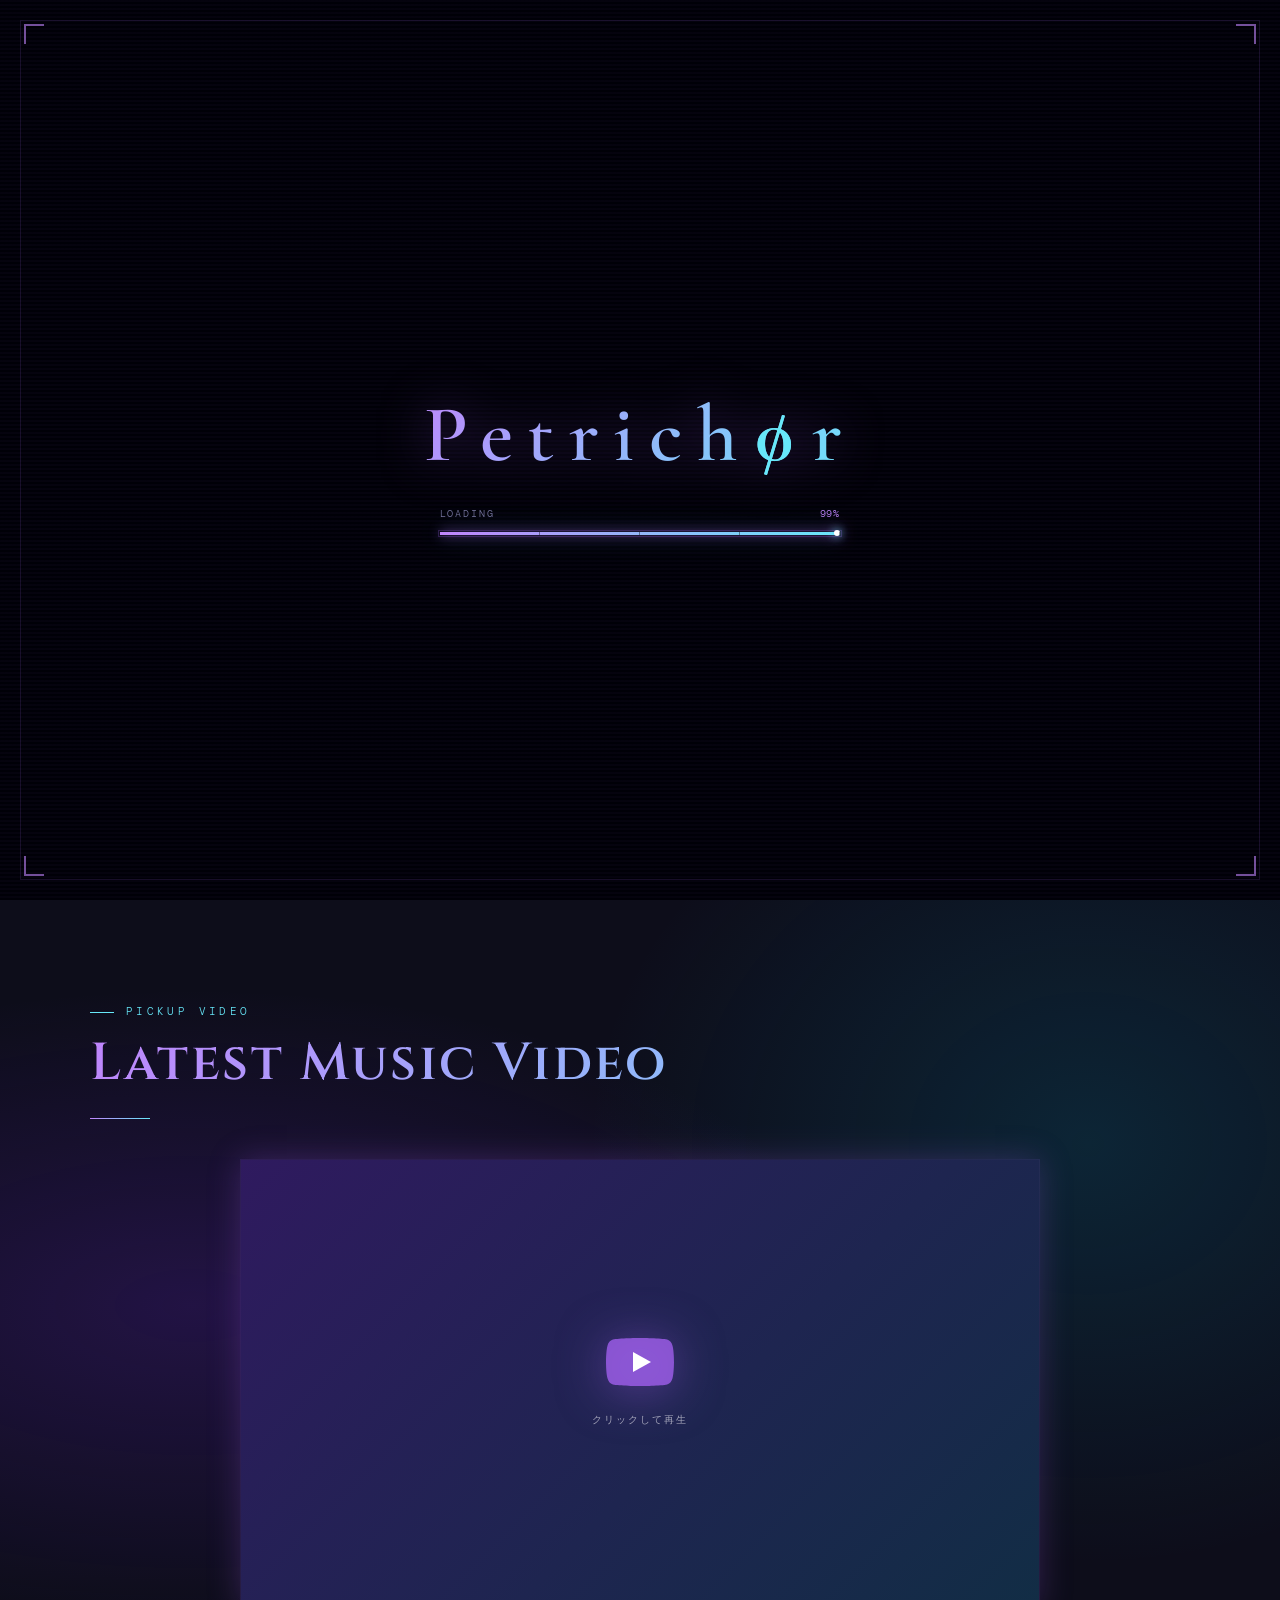
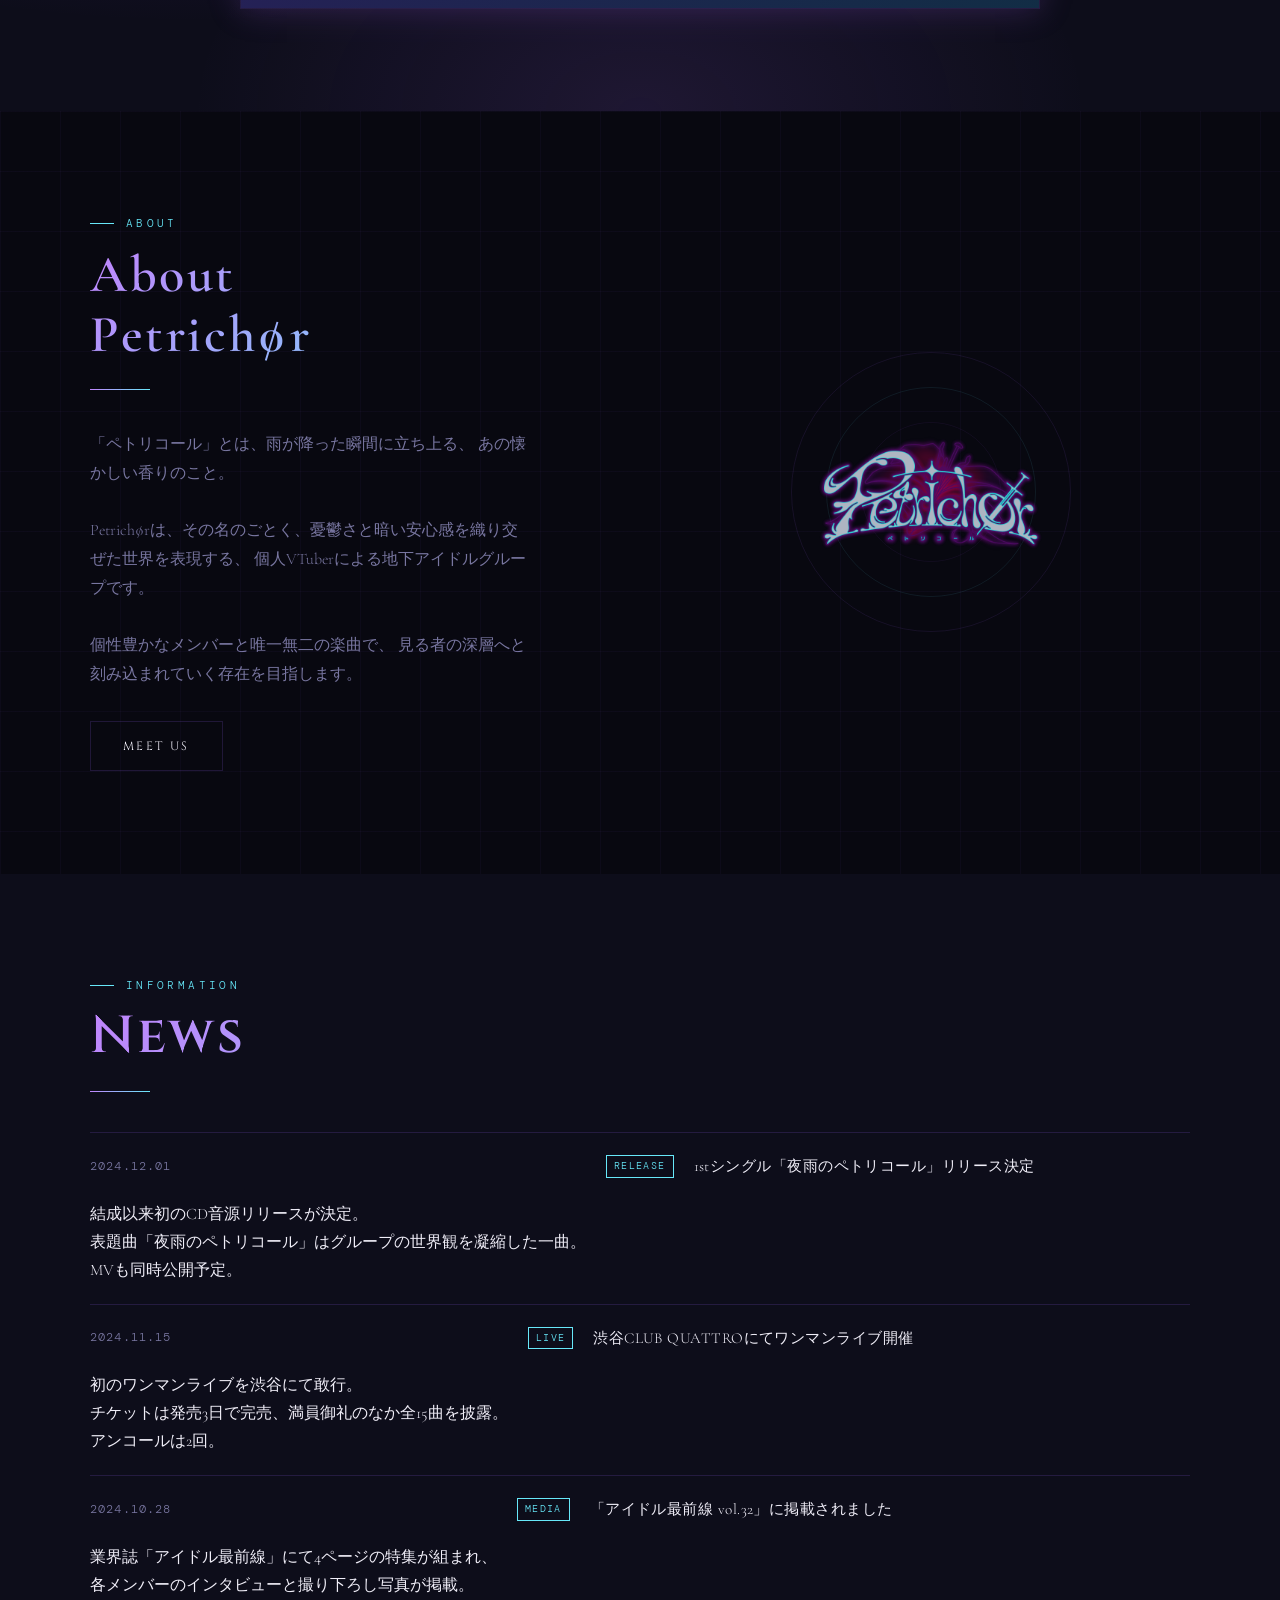
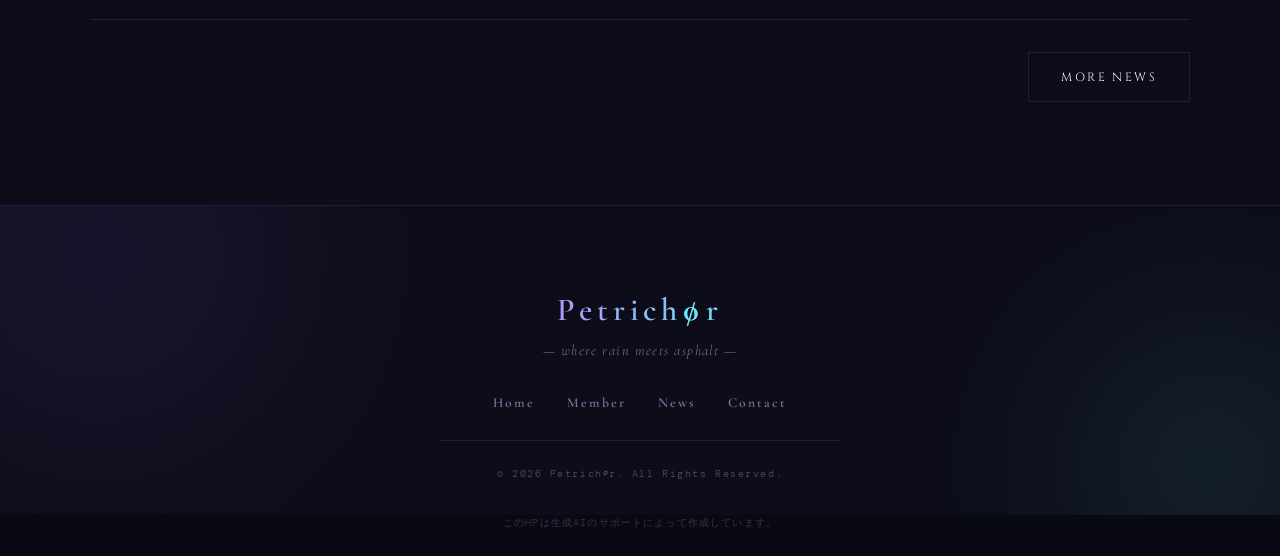
<file: index.html>
<!DOCTYPE html>
<html lang="ja">
<head>
  <meta charset="UTF-8">
  <meta name="viewport" content="width=device-width, initial-scale=1.0">
  <title>Petrich∅r — Underground Idol</title>
  <meta name="description" content="地下アイドルグループ Petrich∅r 公式サイト。雨と路上の香りから生まれた、ダークビューティーアイドル。">
  <link rel="stylesheet" href="style.css">
  <link rel="stylesheet" href="css/index.css">
</head>
<body>

  <!-- Preloader -->
  <div id="preloader">
    <!-- 4隅の装飾 -->
    <div class="preloader-corners" aria-hidden="true">
      <div class="preloader-corner"></div>
      <div class="preloader-corner"></div>
      <div class="preloader-corner"></div>
      <div class="preloader-corner"></div>
    </div>
    <!-- ロゴ -->
    <p class="preloader-logo">Petrich<span class="preloader-symbol">&#x2205;</span>r</p>
    <!-- プログレスバー -->
    <div class="preloader-progress-wrap">
      <div class="preloader-progress-label">
        <span class="preloader-progress-text">LOADING</span>
        <span class="preloader-progress-pct">...</span>
      </div>
      <div class="preloader-bar-wrap">
        <div class="preloader-bar"></div>
      </div>
    </div>
  </div>

  <!-- Scroll Progress -->
  <div id="scroll-progress" aria-hidden="true"></div>

  <!-- Header Placeholder -->
  <div id="header-placeholder"></div>

  <!-- ====================================================
       HERO
  ===================================================== -->
  <!--
    ★ ヒーロー背景画像の差し替え:
       images/hero-bg.jpg を 1920×1080px の画像に差し替えてください。
       詳細は README.md を参照してください。
  -->
  <section class="hero" aria-label="ヒーローセクション">
    <div class="hero-inner">
      <h1 class="hero-title" data-glitch>
        Petrich<span class="hero-symbol">∅</span>r
      </h1>
      <p class="hero-reading">— ペトリコール —</p>

      <p class="hero-sub">
        あなたの依存と葛藤と、<br>
        承認欲求を見せてください。
      </p>

      <div class="hero-cta">
        <a href="member.html" class="btn hero-btn">MEET THE MEMBERS</a>
        <a href="news.html" class="btn btn--ghost hero-btn">ALL NEWS</a>
      </div>

      <!-- Scroll indicator -->
      <div class="hero-scroll" aria-label="スクロールしてください">
        <span class="hero-scroll-line"></span>
        <span class="hero-scroll-text">scroll</span>
      </div>
    </div>
  </section>

  <!-- ====================================================
       YOUTUBE EMBED
  ===================================================== -->
  <section class="section section--dark" id="pickup" aria-label="注目動画">
    <div class="section-inner">
      <div class="section-label" data-reveal>PICKUP VIDEO</div>
      <h2 class="section-title" data-reveal>Latest Music Video</h2>
      <div class="section-divider" data-reveal></div>

      <div class="yt-wrap" data-reveal>
        <!--
          ★ YouTube動画IDを変更するには、下記 data-video-id の値を変更してください。
          　 例: data-video-id="dQw4w9WgXcQ"
          　 動画IDはYouTubeのURLの "?v=" 以降の文字列です。
        -->
        <div class="yt-facade" data-video-id="PBT4m17qg1U" role="button" tabindex="0" aria-label="動画を再生">
          <div class="yt-facade-overlay">
            <div class="yt-play-btn" aria-hidden="true">
              <svg viewBox="0 0 68 48" width="68" height="48">
                <path d="M66.52 7.74c-.78-2.93-2.49-5.41-5.42-6.19C55.79.13 34 0 34 0S12.21.13 6.9 1.55c-2.93.78-4.63 3.26-5.42 6.19C0 13.05 0 24 0 24s0 10.95 1.48 16.26c.78 2.93 2.49 5.41 5.42 6.19C12.21 47.87 34 48 34 48s21.79-.13 27.1-1.55c2.93-.78 4.64-3.26 5.42-6.19C68 34.95 68 24 68 24s0-10.95-1.48-16.26z" fill="rgba(155,93,229,0.85)"/>
                <path d="M45 24 27 14v20z" fill="#fff"/>
              </svg>
            </div>
            <p class="yt-facade-hint">クリックして再生</p>
          </div>
        </div>
      </div>

    </div>
  </section>

  <!-- ====================================================
       ABOUT
  ===================================================== -->
  <section class="section" id="about" aria-label="グループ紹介">
    <div class="about-bg-grid" aria-hidden="true"></div>
    <div class="section-inner about-inner">
      <div class="about-text" data-reveal>
        <div class="section-label">ABOUT</div>
        <h2 class="section-title about-title">About<br>Petrich∅r</h2>
        <div class="section-divider"></div>
        <p class="section-desc">
          「ペトリコール」とは、雨が降った瞬間に立ち上る、
          あの懐かしい香りのこと。<br><br>
          Petrich∅rは、その名のごとく、憂鬱さと暗い安心感を織り交ぜた世界を表現する、
          個人VTuberによる地下アイドルグループです。<br><br>
          個性豊かなメンバーと唯一無二の楽曲で、
          見る者の深層へと刻み込まれていく存在を目指します。
        </p>
        <a href="member.html" class="btn" style="margin-top:2rem">MEET US</a>
      </div>

      <!--
        ★ About装飾の画像差し替え:
           images/about-deco.jpg（または .png）を配置し、
           下の <img> の src を変更してください。
           画像を使わない場合は .about-deco-image ブロックごと削除すると同心円が表示されます。
      -->
      <div class="about-deco" aria-hidden="true" data-reveal>
        <div class="about-deco-ring about-deco-ring--1"></div>
        <div class="about-deco-ring about-deco-ring--2"></div>
        <div class="about-deco-ring about-deco-ring--3"></div>
        <div class="about-deco-image">
          <!-- 画像ファイルを配置したら src を変更してください -->
          <img src="images/about-deco.png" alt="">
        </div>
        <!--<div class="about-deco-text">Petrich∅r</div>-->
      </div>
    </div>
  </section>

  <!-- ====================================================
       NEWS / TOPICS
  ===================================================== -->
  <section class="section section--dark" id="news" aria-label="最新情報">
    <div class="section-inner">
      <div class="section-label" data-reveal>INFORMATION</div>
      <h2 class="section-title" data-reveal>News</h2>
      <div class="section-divider" data-reveal></div>

      <!-- ★ data/news.json を編集するとここに反映されます -->
      <ul class="news-list" id="news-list-top" data-reveal data-stagger="0.08"></ul>

      <div class="news-more" data-reveal>
        <a href="news.html" class="btn">MORE NEWS</a>
      </div>
    </div>
  </section>


  <!-- Footer Placeholder -->
  <div id="footer-placeholder"></div>

  <!-- AI Credit -->
  <p class="ai-credit">このHPは生成AIのサポートによって作成しています。</p>

  <!-- Back to Top -->
  <button id="back-to-top" aria-label="ページ上部へ戻る">↑</button>

  <script type="module" src="js/main.js"></script>
</body>
</html>
</file>
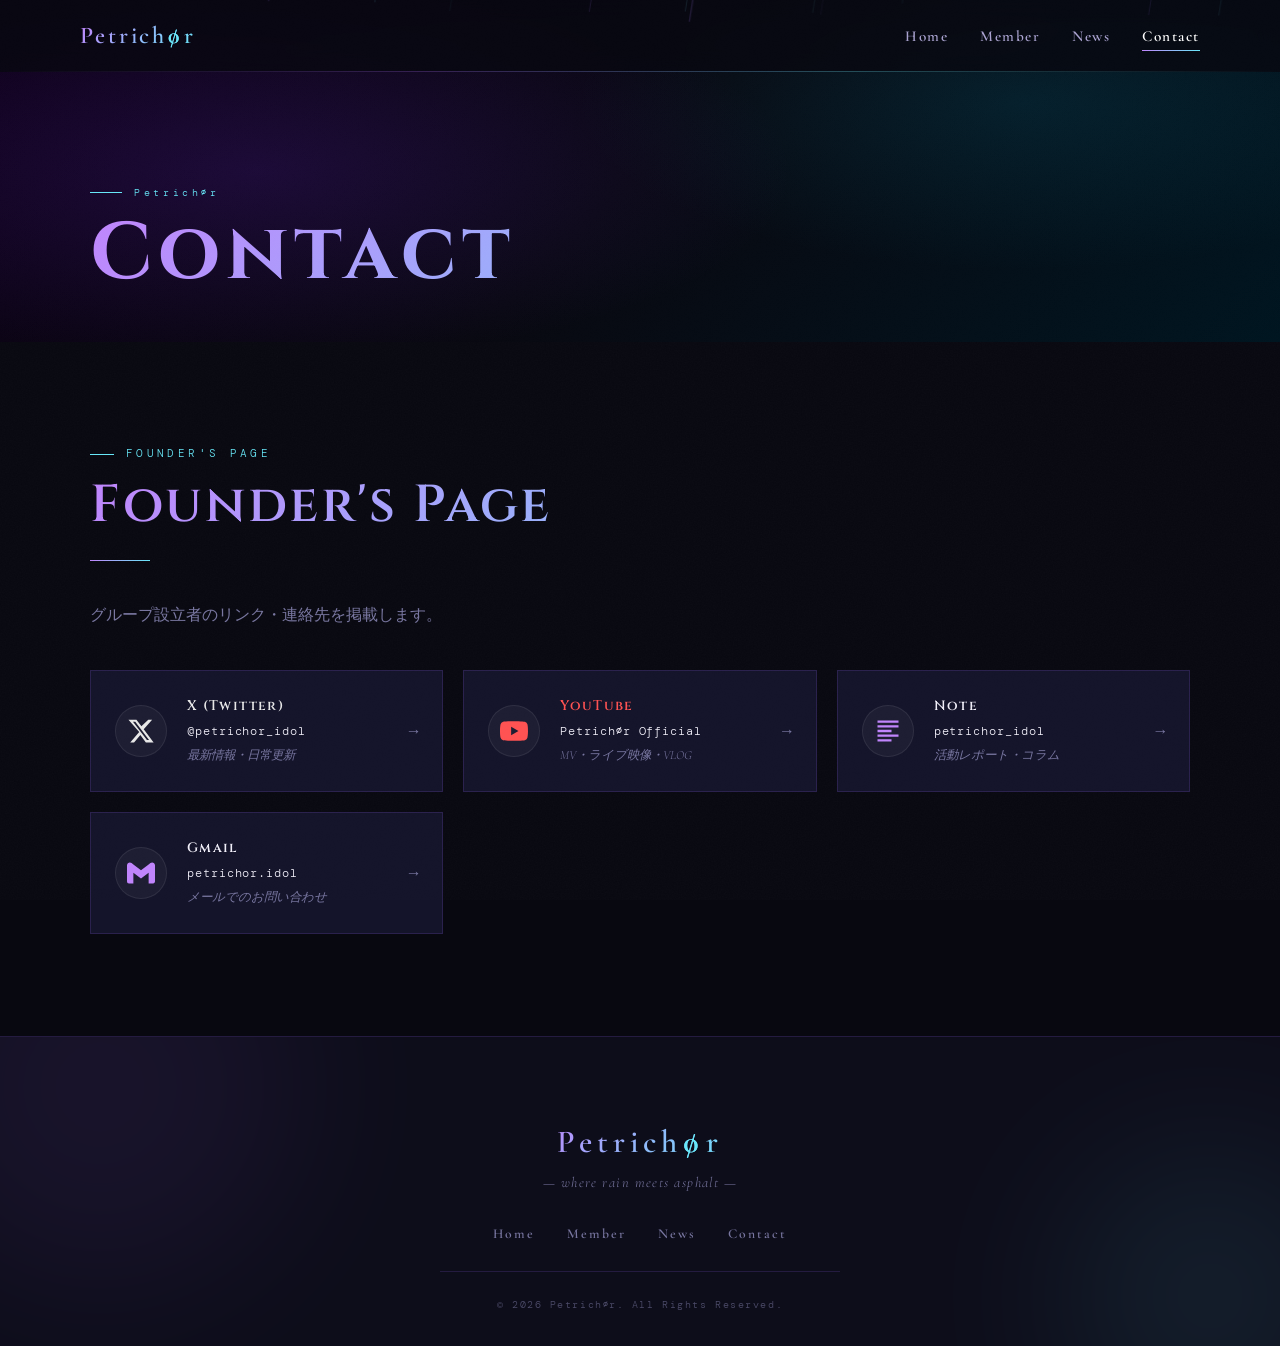
<file: contact.html>
<!DOCTYPE html>
<html lang="ja">
<head>
  <meta charset="UTF-8">
  <meta name="viewport" content="width=device-width, initial-scale=1.0">
  <title>CONTACT — Petrich∅r</title>
  <meta name="description" content="Petrich∅r 関係者SNS・連絡先ページ。">
  <link rel="stylesheet" href="style.css">
  <link rel="stylesheet" href="css/contact.css">
</head>
<body>

  <div id="preloader" style="display:none">
    <div class="preloader-corners" aria-hidden="true">
      <div class="preloader-corner"></div>
      <div class="preloader-corner"></div>
      <div class="preloader-corner"></div>
      <div class="preloader-corner"></div>
    </div>
    <p class="preloader-logo">Petrich<span class="preloader-symbol">&#x2205;</span>r</p>
    <p class="preloader-sub">underground idol</p>
    <div class="preloader-progress-wrap">
      <div class="preloader-progress-label">
        <span class="preloader-progress-text">LOADING</span>
        <span class="preloader-progress-pct">...</span>
      </div>
      <div class="preloader-bar-wrap">
        <div class="preloader-bar"></div>
      </div>
    </div>
  </div>

  <div id="scroll-progress" aria-hidden="true"></div>
  <div id="header-placeholder"></div>

  <!-- PAGE BANNER -->
  <section class="page-banner" aria-label="ページタイトル">
    <div class="page-banner-inner">
      <p class="page-banner-label">Petrich∅r</p>
      <h1 class="page-banner-title">Contact</h1>
      <!--<p class="page-banner-sub">— 繋がり、そして広がる —</p>　　必要なさそうなキャプションなのでコメント化-->
    </div>
  </section>

  <!-- ====================================================
       OFFICIAL SNS
       ★ data/contact.json の officialSns を編集してください
  ===================================================== -->
  <section class="section" id="official-sns" aria-label="公式SNS">
    <div class="section-inner">
      <div class="section-label" data-reveal>FOUNDER'S PAGE</div>
      <h2 class="section-title" data-reveal>Founder's Page</h2>
      <div class="section-divider" data-reveal></div>
      <p class="section-desc" data-reveal>
        グループ設立者のリンク・連絡先を掲載します。
      </p>
      <div class="sns-grid" id="sns-grid" data-reveal data-stagger="0.1"></div>
    </div>
  </section>


  <!-- Footer -->
  <div id="footer-placeholder"></div>
  <button id="back-to-top" aria-label="ページ上部へ戻る">↑</button>
  <script type="module" src="js/main.js"></script>
</body>
</html>
</file>
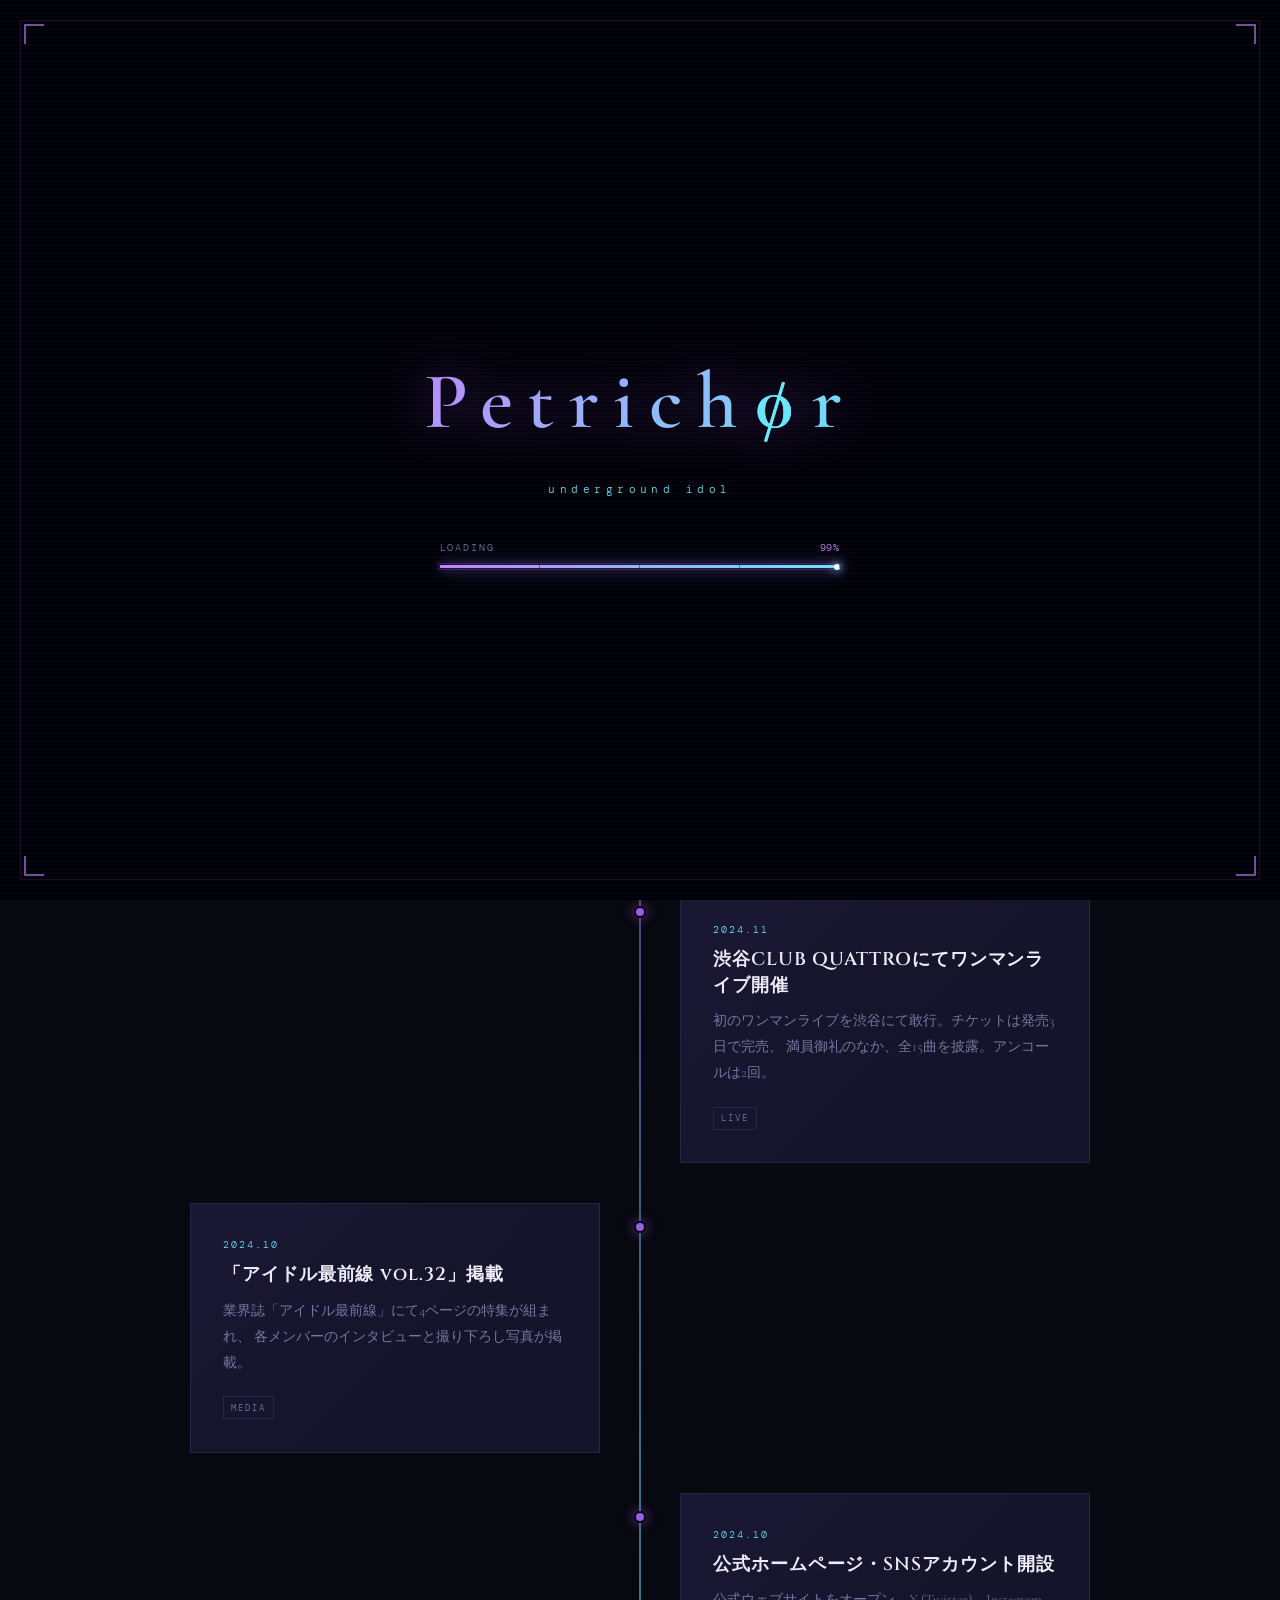
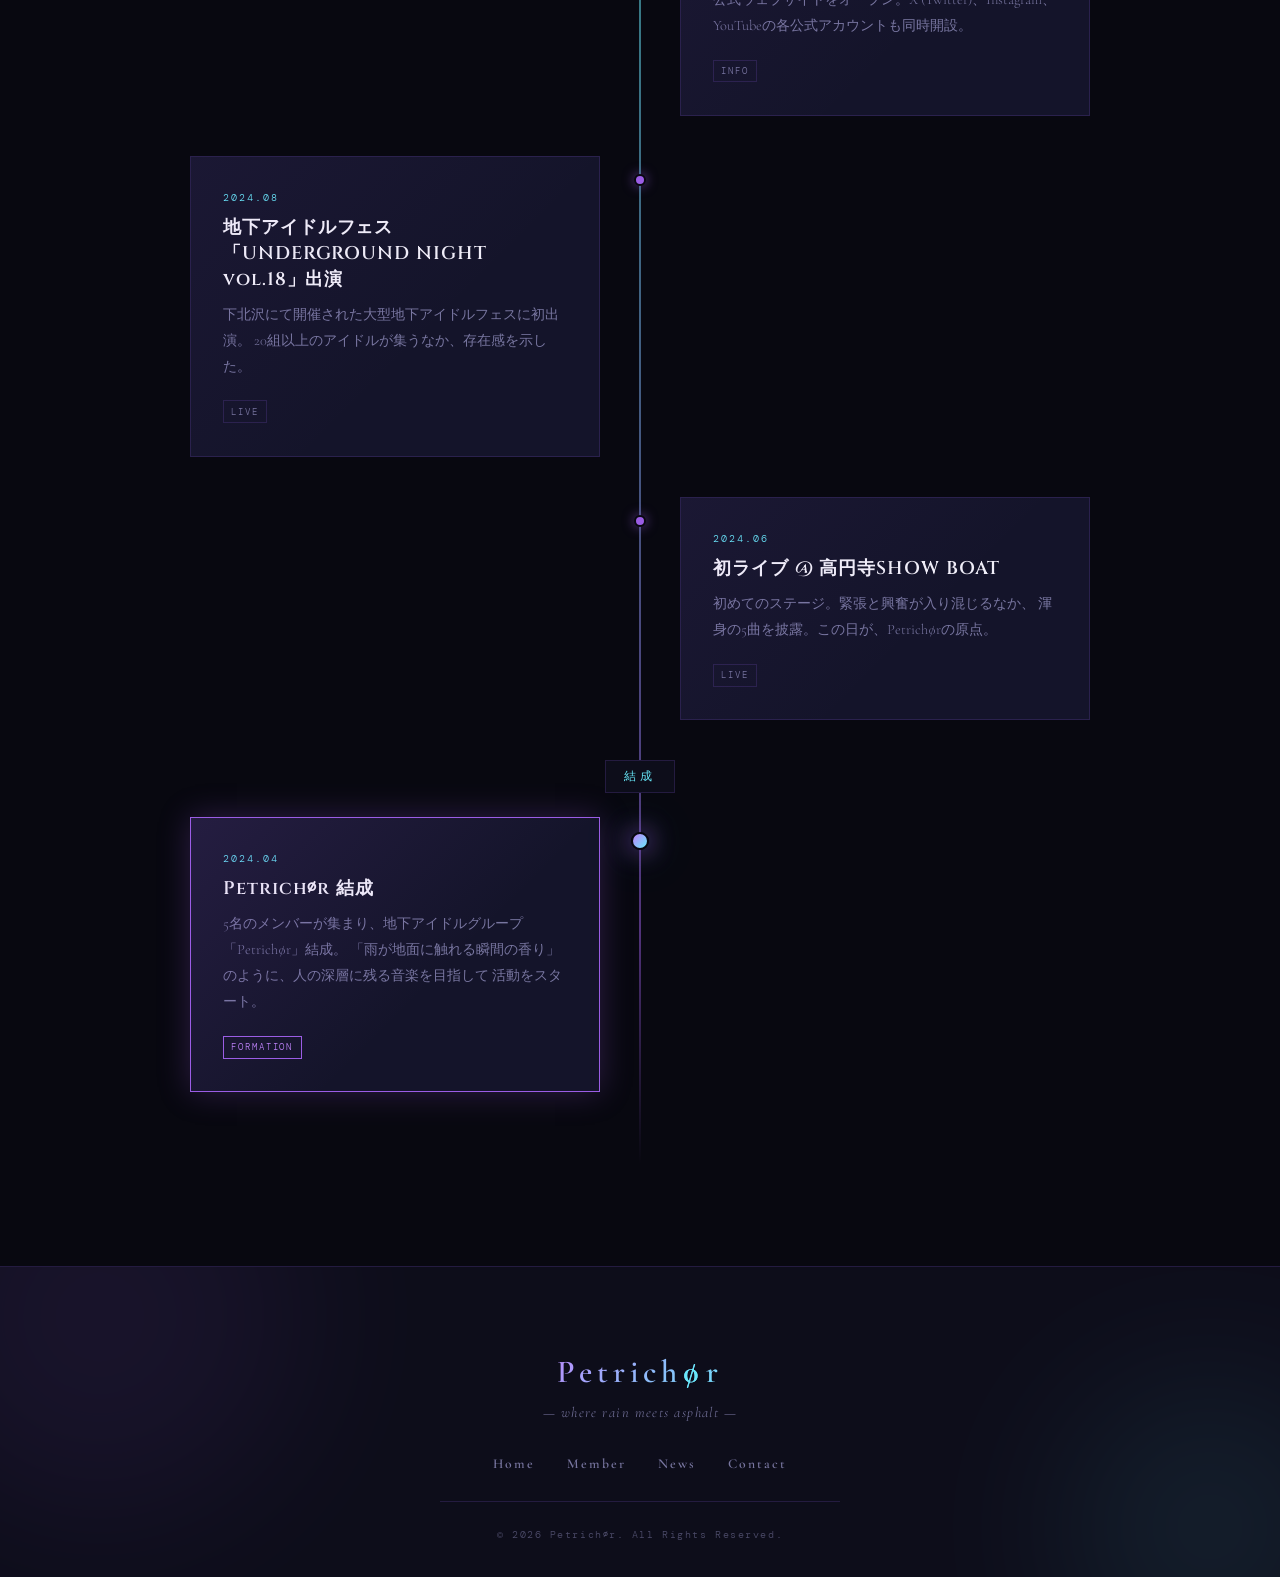
<file: history.html>
<!DOCTYPE html>
<html lang="ja">
<head>
  <meta charset="UTF-8">
  <meta name="viewport" content="width=device-width, initial-scale=1.0">
  <title>HISTORY — Petrich∅r</title>
  <meta name="description" content="Petrich∅r の活動履歴・グループの歩み。">
  <link rel="stylesheet" href="style.css">
  <link rel="stylesheet" href="css/history.css">
</head>
<body>

  <div id="preloader">
    <div class="preloader-corners" aria-hidden="true">
      <div class="preloader-corner"></div>
      <div class="preloader-corner"></div>
      <div class="preloader-corner"></div>
      <div class="preloader-corner"></div>
    </div>
    <p class="preloader-logo">Petrich<span class="preloader-symbol">&#x2205;</span>r</p>
    <p class="preloader-sub">underground idol</p>
    <div class="preloader-progress-wrap">
      <div class="preloader-progress-label">
        <span class="preloader-progress-text">LOADING</span>
        <span class="preloader-progress-pct">...</span>
      </div>
      <div class="preloader-bar-wrap">
        <div class="preloader-bar"></div>
      </div>
    </div>
  </div>

  <div id="scroll-progress" aria-hidden="true"></div>
  <div id="header-placeholder"></div>

  <!-- PAGE BANNER -->
  <section class="page-banner" aria-label="ページタイトル">
    <div class="page-banner-inner">
      <p class="page-banner-label">Petrich∅r</p>
      <h1 class="page-banner-title">History</h1>
      <p class="page-banner-sub">— 雨が降るたびに、また一歩前へ —</p>
    </div>
  </section>

  <!-- ====================================================
       TIMELINE
  ===================================================== -->
  <section class="section history-section" aria-label="活動履歴">
    <div class="section-inner">

      <div class="timeline">

        <!-- ── 2024 ───────────────────────────────────────── -->
        <div class="timeline-year" data-reveal>
          <span class="timeline-year-text">2024</span>
        </div>

        <article class="timeline-item timeline-item--right" data-reveal>
          <div class="timeline-dot"></div>
          <div class="timeline-content card">
            <time class="timeline-date" datetime="2024-12">2024.12</time>
            <h3 class="timeline-title">1stシングル「夜雨のペトリコール」リリース決定</h3>
            <p class="timeline-desc">
              結成以来初のCD音源リリースが決定。表題曲「夜雨のペトリコール」は
              グループの世界観を凝縮した一曲。MVも同時公開予定。
            </p>
            <span class="timeline-tag">RELEASE</span>
          </div>
        </article>

        <article class="timeline-item timeline-item--left" data-reveal>
          <div class="timeline-dot"></div>
          <div class="timeline-content card">
            <time class="timeline-date" datetime="2024-11">2024.11</time>
            <h3 class="timeline-title">渋谷CLUB QUATTROにてワンマンライブ開催</h3>
            <p class="timeline-desc">
              初のワンマンライブを渋谷にて敢行。チケットは発売3日で完売、
              満員御礼のなか、全15曲を披露。アンコールは2回。
            </p>
            <span class="timeline-tag">LIVE</span>
          </div>
        </article>

        <article class="timeline-item timeline-item--right" data-reveal>
          <div class="timeline-dot"></div>
          <div class="timeline-content card">
            <time class="timeline-date" datetime="2024-10">2024.10</time>
            <h3 class="timeline-title">「アイドル最前線 vol.32」掲載</h3>
            <p class="timeline-desc">
              業界誌「アイドル最前線」にて4ページの特集が組まれ、
              各メンバーのインタビューと撮り下ろし写真が掲載。
            </p>
            <span class="timeline-tag">MEDIA</span>
          </div>
        </article>

        <article class="timeline-item timeline-item--left" data-reveal>
          <div class="timeline-dot"></div>
          <div class="timeline-content card">
            <time class="timeline-date" datetime="2024-10">2024.10</time>
            <h3 class="timeline-title">公式ホームページ・SNSアカウント開設</h3>
            <p class="timeline-desc">
              公式ウェブサイトをオープン。X (Twitter)、Instagram、
              YouTubeの各公式アカウントも同時開設。
            </p>
            <span class="timeline-tag">INFO</span>
          </div>
        </article>

        <article class="timeline-item timeline-item--right" data-reveal>
          <div class="timeline-dot"></div>
          <div class="timeline-content card">
            <time class="timeline-date" datetime="2024-08">2024.08</time>
            <h3 class="timeline-title">地下アイドルフェス「UNDERGROUND NIGHT vol.18」出演</h3>
            <p class="timeline-desc">
              下北沢にて開催された大型地下アイドルフェスに初出演。
              20組以上のアイドルが集うなか、存在感を示した。
            </p>
            <span class="timeline-tag">LIVE</span>
          </div>
        </article>

        <article class="timeline-item timeline-item--left" data-reveal>
          <div class="timeline-dot"></div>
          <div class="timeline-content card">
            <time class="timeline-date" datetime="2024-06">2024.06</time>
            <h3 class="timeline-title">初ライブ @ 高円寺SHOW BOAT</h3>
            <p class="timeline-desc">
              初めてのステージ。緊張と興奮が入り混じるなか、
              渾身の5曲を披露。この日が、Petrich∅rの原点。
            </p>
            <span class="timeline-tag">LIVE</span>
          </div>
        </article>

        <!-- ── 2024 結成 ─────────────────────────────────── -->
        <div class="timeline-year" data-reveal>
          <span class="timeline-year-text">結成</span>
        </div>

        <article class="timeline-item timeline-item--right" data-reveal>
          <div class="timeline-dot timeline-dot--origin"></div>
          <div class="timeline-content card card--origin">
            <time class="timeline-date" datetime="2024-04">2024.04</time>
            <h3 class="timeline-title">Petrich∅r 結成</h3>
            <p class="timeline-desc">
              5名のメンバーが集まり、地下アイドルグループ「Petrich∅r」結成。
              「雨が地面に触れる瞬間の香り」のように、人の深層に残る音楽を目指して
              活動をスタート。
            </p>
            <span class="timeline-tag timeline-tag--origin">FORMATION</span>
          </div>
        </article>

      </div><!-- /timeline -->
    </div>
  </section>

  <!-- Footer -->
  <div id="footer-placeholder"></div>
  <button id="back-to-top" aria-label="ページ上部へ戻る">↑</button>
  <script type="module" src="js/main.js"></script>
</body>
</html>
</file>
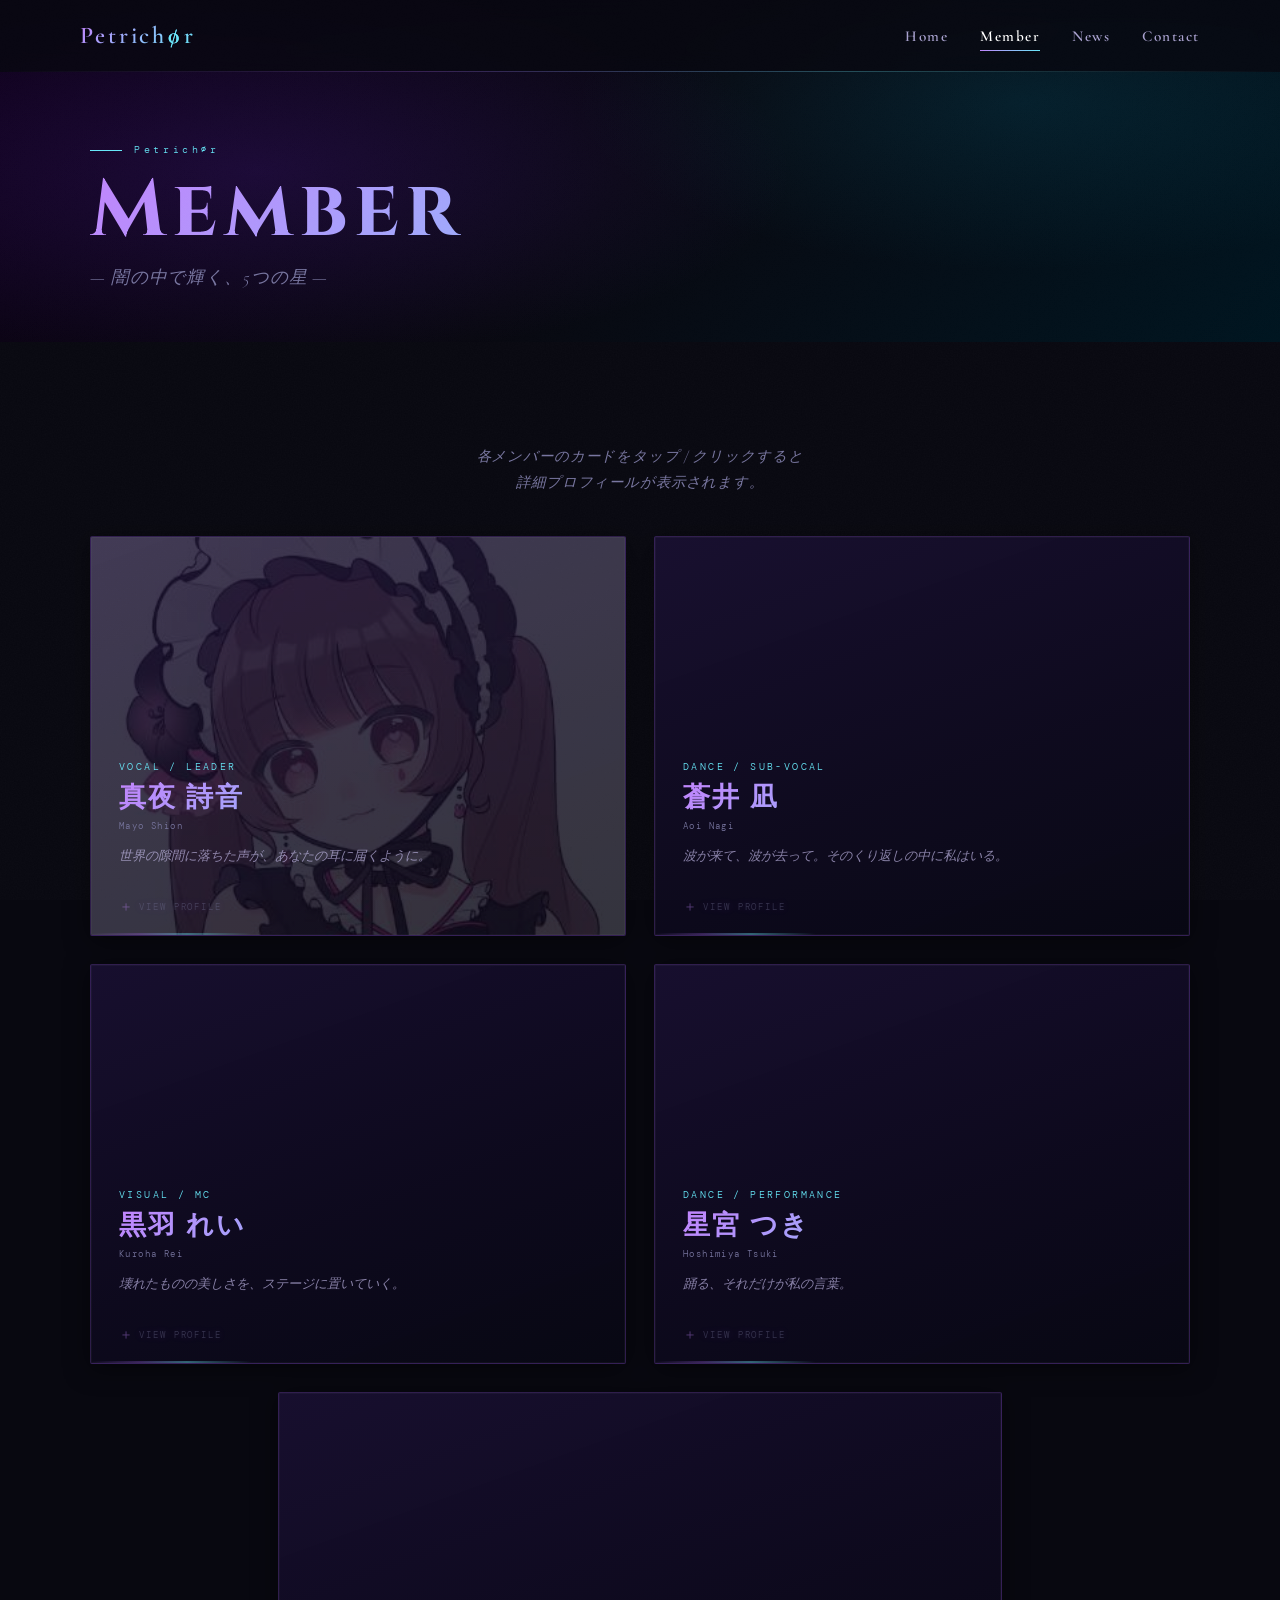
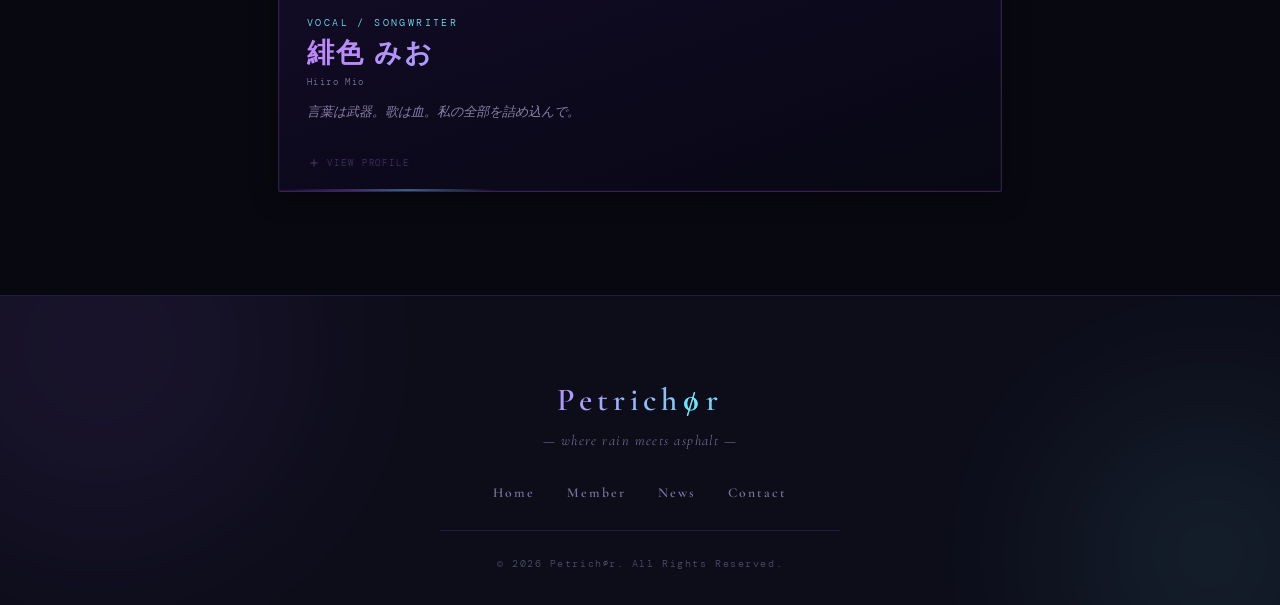
<file: member.html>
<!DOCTYPE html>
<html lang="ja">
<head>
  <meta charset="UTF-8">
  <meta name="viewport" content="width=device-width, initial-scale=1.0">
  <title>MEMBER — Petrich∅r</title>
  <meta name="description" content="Petrich∅r メンバー紹介ページ。">
  <link rel="stylesheet" href="style.css">
  <link rel="stylesheet" href="css/member.css">
</head>
<body>

  <div id="preloader" style="display:none">
    <div class="preloader-corners" aria-hidden="true">
      <div class="preloader-corner"></div>
      <div class="preloader-corner"></div>
      <div class="preloader-corner"></div>
      <div class="preloader-corner"></div>
    </div>
    <p class="preloader-logo">Petrich<span class="preloader-symbol">&#x2205;</span>r</p>
    <p class="preloader-sub">underground idol</p>
    <div class="preloader-progress-wrap">
      <div class="preloader-progress-label">
        <span class="preloader-progress-text">LOADING</span>
        <span class="preloader-progress-pct">...</span>
      </div>
      <div class="preloader-bar-wrap">
        <div class="preloader-bar"></div>
      </div>
    </div>
  </div>

  <div id="scroll-progress" aria-hidden="true"></div>
  <div id="header-placeholder"></div>

  <!-- ====================================================
       PAGE BANNER
  ===================================================== -->
  <section class="page-banner" aria-label="ページタイトル">
    <div class="page-banner-inner">
      <p class="page-banner-label">Petrich∅r</p>
      <h1 class="page-banner-title">Member</h1>
      <p class="page-banner-sub">— 闇の中で輝く、5つの星 —</p>
    </div>
  </section>

  <!-- ====================================================
       MEMBER GRID
  ===================================================== -->
  <section class="section member-section" aria-label="メンバー一覧">
    <div class="section-inner">
      <p class="section-desc member-intro" data-reveal>
        各メンバーのカードをタップ / クリックすると詳細プロフィールが表示されます。
      </p>

      <!-- ★ data/members.json を編集するとここに反映されます -->
      <div class="member-grid" id="member-grid"></div>
    </div>
  </section>

  <!-- Footer -->
  <div id="footer-placeholder"></div>
  <button id="back-to-top" aria-label="ページ上部へ戻る">↑</button>
  <script type="module" src="js/main.js"></script>
</body>
</html>
</file>
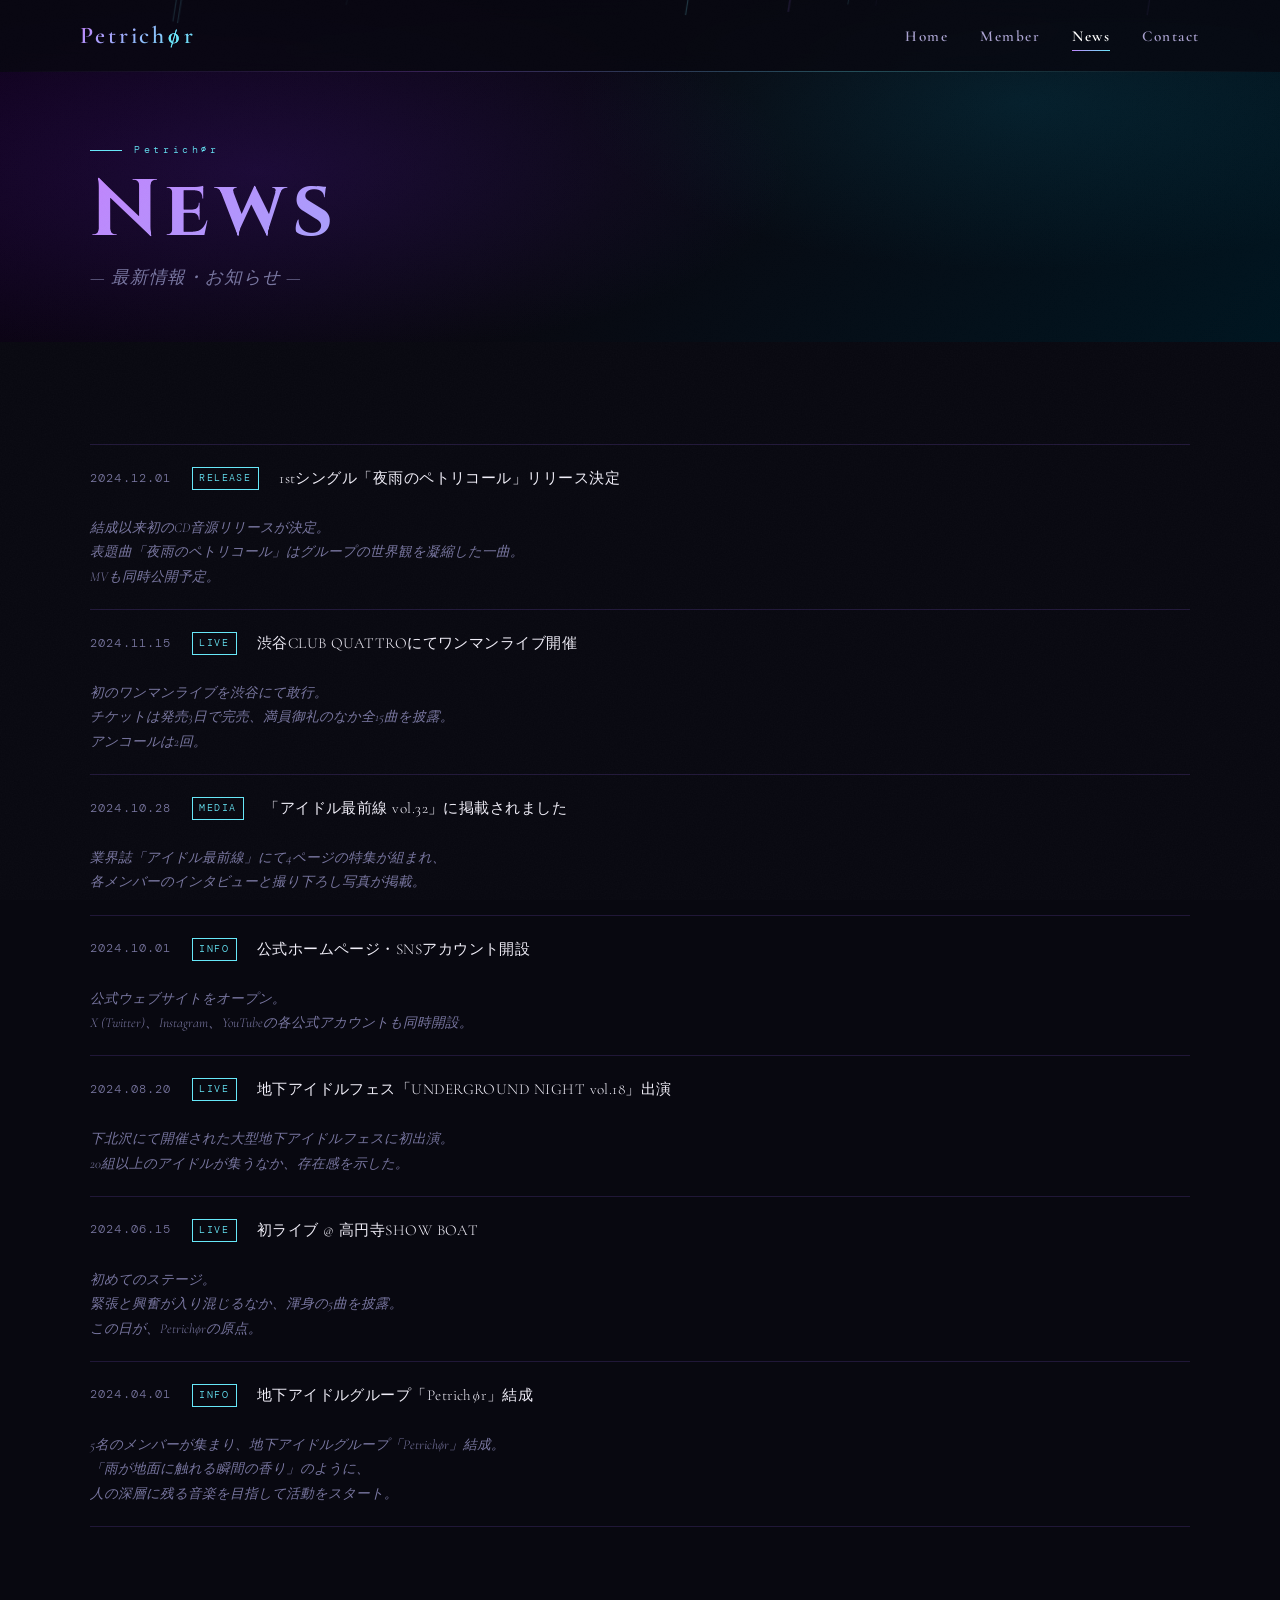
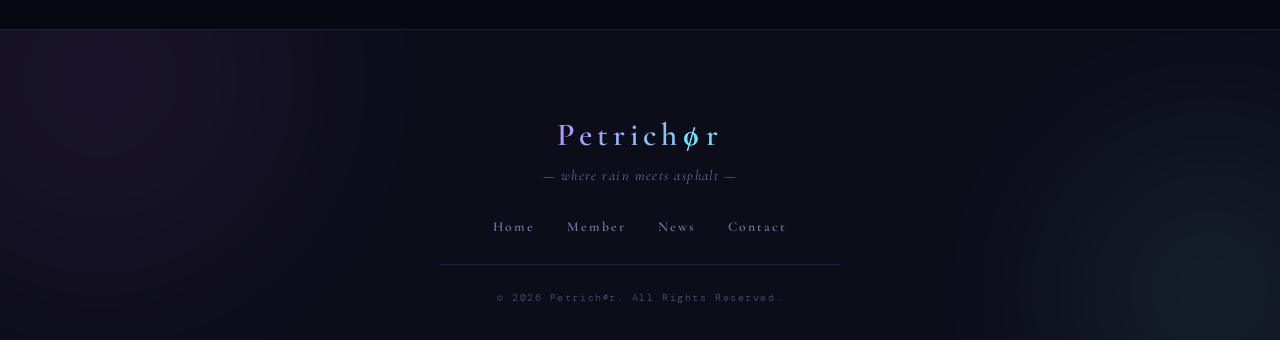
<file: news.html>
<!DOCTYPE html>
<html lang="ja">
<head>
  <meta charset="UTF-8">
  <meta name="viewport" content="width=device-width, initial-scale=1.0">
  <title>NEWS — Petrich∅r</title>
  <meta name="description" content="Petrich∅r 最新情報・お知らせ一覧。">
  <link rel="stylesheet" href="style.css">
  <link rel="stylesheet" href="css/news.css">
</head>
<body>

  <div id="preloader" style="display:none">
    <div class="preloader-corners" aria-hidden="true">
      <div class="preloader-corner"></div>
      <div class="preloader-corner"></div>
      <div class="preloader-corner"></div>
      <div class="preloader-corner"></div>
    </div>
    <p class="preloader-logo">Petrich<span class="preloader-symbol">&#x2205;</span>r</p>
    <p class="preloader-sub">underground idol</p>
    <div class="preloader-progress-wrap">
      <div class="preloader-progress-label">
        <span class="preloader-progress-text">LOADING</span>
        <span class="preloader-progress-pct">...</span>
      </div>
      <div class="preloader-bar-wrap">
        <div class="preloader-bar"></div>
      </div>
    </div>
  </div>

  <div id="scroll-progress" aria-hidden="true"></div>
  <div id="header-placeholder"></div>

  <!-- PAGE BANNER -->
  <section class="page-banner" aria-label="ページタイトル">
    <div class="page-banner-inner">
      <p class="page-banner-label">Petrich∅r</p>
      <h1 class="page-banner-title">News</h1>
      <p class="page-banner-sub">— 最新情報・お知らせ —</p>
    </div>
  </section>

  <!-- ====================================================
       NEWS LIST
  ===================================================== -->
  <section class="section" aria-label="ニュース一覧">
    <div class="section-inner">

      <!-- ★ data/news.json を編集するとここに反映されます -->
      <ul class="news-list" id="news-list-all" data-reveal data-stagger="0.06"></ul>

    </div>
  </section>

  <!-- Footer -->
  <div id="footer-placeholder"></div>
  <button id="back-to-top" aria-label="ページ上部へ戻る">↑</button>
  <script type="module" src="js/main.js"></script>
</body>
</html>
</file>
<file: style.css>
/* ============================================================
   Petrich∅r — Global Styles
   style.css
   ============================================================ */

/* ── Google Fonts ─────────────────────────────────────────── */
@import url('https://fonts.googleapis.com/css2?family=Cinzel:wght@400;600;700&family=Cormorant+Garamond:ital,wght@0,300;0,400;0,600;1,300;1,400&family=DM+Mono:ital,wght@0,300;0,400;1,300&display=swap');

/* ── CSS Variables ────────────────────────────────────────── */
:root {
  /* Colors */
  --clr-bg:         #080810;
  --clr-bg-2:       #0d0d1a;
  --clr-bg-3:       #11111f;
  --clr-surface:    #14142a;
  --clr-surface-2:  #1a1a33;
  --clr-border:     rgba(120, 80, 200, 0.22);
  --clr-border-2:   rgba(100, 200, 255, 0.18);

  --clr-purple:     #9b5de5;
  --clr-purple-lt:  #c084fc;
  --clr-purple-dk:  #6d28d9;
  --clr-cyan:       #67e8f9;
  --clr-cyan-dk:    #0891b2;
  --clr-cyan-lt:    #a5f3fc;
  --clr-black:      #000007;
  --clr-white:      #f0eef8;
  --clr-muted:      #7876a0;

  /* Gradients */
  --grad-hero:      linear-gradient(135deg, #0d0018 0%, #080810 50%, #001520 100%);
  --grad-purple:    linear-gradient(135deg, var(--clr-purple-dk), var(--clr-purple));
  --grad-cyan:      linear-gradient(135deg, var(--clr-cyan-dk), var(--clr-cyan));
  --grad-text:      linear-gradient(135deg, var(--clr-purple-lt) 0%, var(--clr-cyan) 100%);

  /* Typography */
  --font-display:   'Cinzel', serif;
  --font-body:      'Cormorant Garamond', serif;
  --font-mono:      'DM Mono', monospace;

  /* Spacing */
  --header-h:       72px;
  --section-py:     clamp(3rem, 8vw, 7rem);

  /* Transitions */
  --ease-out-expo:  cubic-bezier(0.16, 1, 0.3, 1);
  --ease-in-out:    cubic-bezier(0.4, 0, 0.2, 1);

  /* Shadows */
  --shadow-purple:  0 0 30px rgba(155, 93, 229, 0.25);
  --shadow-cyan:    0 0 30px rgba(103, 232, 249, 0.2);
  --shadow-card:    0 8px 40px rgba(0, 0, 0, 0.6);
}

/* ── Reset ────────────────────────────────────────────────── */
*, *::before, *::after { box-sizing: border-box; margin: 0; padding: 0; }
html { scroll-behavior: smooth; font-size: 16px; }
body {
  background-color: var(--clr-bg);
  color: var(--clr-white);
  font-family: var(--font-body);
  font-size: clamp(1rem, 1.1vw, 1.15rem);
  font-weight: 300;
  line-height: 1.75;
  overflow-x: hidden;
  min-height: 100vh;
}
img { display: block; max-width: 100%; height: auto; }
a { color: inherit; text-decoration: none; }
ul { list-style: none; }
button { cursor: pointer; border: none; background: none; font: inherit; }

/* ── Preloader — ゲーム風演出 ─────────────────────────────── */
#preloader {
  position: fixed; inset: 0; z-index: 10000;
  background: var(--clr-black);
  display: flex; flex-direction: column;
  align-items: center; justify-content: center;
  gap: 0;
  transition: opacity 0.7s var(--ease-out-expo), visibility 0.7s;
  overflow: hidden;
}
#preloader.preloader--hidden { opacity: 0; visibility: hidden; }

/* 背景スキャンライン */
#preloader::before {
  content: '';
  position: absolute; inset: 0;
  background: repeating-linear-gradient(
    0deg,
    transparent,
    transparent 2px,
    rgba(155,93,229,0.03) 2px,
    rgba(155,93,229,0.03) 4px
  );
  pointer-events: none;
  animation: pl-scanline 8s linear infinite;
}
/* 外枠コーナー装飾 */
#preloader::after {
  content: '';
  position: absolute;
  inset: 20px;
  border: 1px solid rgba(155,93,229,0.15);
  pointer-events: none;
  animation: pl-border-pulse 2s ease-in-out infinite;
}

/* ロゴ */
.preloader-logo {
  font-family: var(--font-body);
  font-size: clamp(2.5rem, 8vw, 5rem);
  font-weight: 600;
  font-style: normal;
  letter-spacing: 0.18em;
  background: var(--grad-text);
  -webkit-background-clip: text;
  -webkit-text-fill-color: transparent;
  background-clip: text;
  position: relative;
  z-index: 1;
  animation: pl-logo-in 0.6s var(--ease-out-expo) both;
  filter: drop-shadow(0 0 24px rgba(155,93,229,0.5));
}
/* ∅ シンボルを cyan で確実に表示 */
.preloader-symbol {
  -webkit-text-fill-color: var(--clr-cyan);
  color: var(--clr-cyan);
}

/* サブタイトル */
.preloader-sub {
  font-family: var(--font-mono);
  font-size: clamp(0.55rem, 1.5vw, 0.7rem);
  letter-spacing: 0.4em;
  color: var(--clr-cyan);
  margin-top: 0.5rem;
  margin-bottom: 2.5rem;
  position: relative; z-index: 1;
  animation: pl-logo-in 0.6s 0.15s var(--ease-out-expo) both;
  text-transform: none;
}

/* プログレスエリア */
.preloader-progress-wrap {
  position: relative; z-index: 1;
  width: clamp(240px, 40vw, 400px);
  animation: pl-logo-in 0.6s 0.3s var(--ease-out-expo) both;
}
/* ラベル行 */
.preloader-progress-label {
  display: flex;
  justify-content: space-between;
  align-items: center;
  margin-bottom: 0.5rem;
}
.preloader-progress-text {
  font-family: var(--font-mono);
  font-size: 0.6rem;
  letter-spacing: 0.2em;
  color: var(--clr-muted);
}
.preloader-progress-pct {
  font-family: var(--font-mono);
  font-size: 0.65rem;
  letter-spacing: 0.05em;
  color: var(--clr-purple-lt);
  animation: pl-count 1.2s var(--ease-out-expo) forwards;
}
/* バー本体 */
.preloader-bar-wrap {
  width: 100%;
  height: 3px;
  background: rgba(155,93,229,0.15);
  position: relative;
  overflow: visible;
}
/* 外枠 */
.preloader-bar-wrap::before {
  content: '';
  position: absolute;
  inset: -2px;
  border: 1px solid rgba(155,93,229,0.25);
}
.preloader-bar {
  height: 100%;
  background: var(--grad-text);
  position: relative;
  animation: preloader-load 1.2s var(--ease-out-expo) forwards;
  box-shadow: 0 0 12px rgba(155,93,229,0.8), 0 0 24px rgba(103,232,249,0.4);
}
/* バー先端の光 */
.preloader-bar::after {
  content: '';
  position: absolute;
  right: 0; top: 50%;
  transform: translateY(-50%);
  width: 6px; height: 6px;
  border-radius: 50%;
  background: #fff;
  box-shadow: 0 0 8px var(--clr-cyan), 0 0 16px var(--clr-purple-lt);
}
/* セグメントライン */
.preloader-bar-wrap::after {
  content: '';
  position: absolute; inset: 0;
  background: repeating-linear-gradient(
    90deg,
    transparent,
    transparent calc(25% - 1px),
    rgba(0,0,0,0.4) calc(25% - 1px),
    rgba(0,0,0,0.4) 25%
  );
  pointer-events: none;
}

/* コーナー装飾（4隅） */
.preloader-corners {
  position: absolute; inset: 0; z-index: 1;
  pointer-events: none;
}
.preloader-corner {
  position: absolute;
  width: 20px; height: 20px;
  border-color: var(--clr-purple-lt);
  border-style: solid;
  opacity: 0.6;
  animation: pl-corner-pulse 2s ease-in-out infinite;
}
.preloader-corner:nth-child(1) { top: 24px; left: 24px; border-width: 2px 0 0 2px; }
.preloader-corner:nth-child(2) { top: 24px; right: 24px; border-width: 2px 2px 0 0; animation-delay: 0.5s; }
.preloader-corner:nth-child(3) { bottom: 24px; left: 24px; border-width: 0 0 2px 2px; animation-delay: 1s; }
.preloader-corner:nth-child(4) { bottom: 24px; right: 24px; border-width: 0 2px 2px 0; animation-delay: 1.5s; }

@keyframes pl-logo-in {
  from { opacity: 0; transform: translateY(16px); }
  to   { opacity: 1; transform: none; }
}
@keyframes pl-scanline {
  from { background-position: 0 0; }
  to   { background-position: 0 100px; }
}
@keyframes pl-border-pulse {
  0%, 100% { opacity: 0.3; }
  50%       { opacity: 0.8; }
}
@keyframes pl-corner-pulse {
  0%, 100% { opacity: 0.4; }
  50%       { opacity: 1; }
}
@keyframes pl-count {
  from { opacity: 0; }
  to   { opacity: 1; }
}
@keyframes preloader-pulse {
  0%, 100% { opacity: 1; }
  50% { opacity: 0.5; }
}
@keyframes preloader-load {
  from { width: 0; } to { width: 100%; }
}


/* ── Scroll Progress Bar ──────────────────────────────────── */
#scroll-progress {
  position: fixed; top: 0; left: 0; z-index: 10001;
  height: 2px; width: 0;
  background: var(--grad-text);
  transition: width 0.1s linear;
}

/* ── Custom Cursor（DOM要素・ディレイ追随方式） ────────────── */
/* タッチデバイスではデフォルトカーソルを維持                    */
@media (hover: hover) and (pointer: fine) {
  * { cursor: none !important; }
}

/* ドット（小・即時追随） */
.cursor-dot {
  position: fixed; top: 0; left: 0; z-index: 100001;
  width: 8px; height: 8px;
  border-radius: 50%;
  background: var(--clr-purple-lt);
  pointer-events: none;
  margin-left: -4px; margin-top: -4px;
  opacity: 0;
  transition: opacity 0.3s, background 0.25s, width 0.2s, height 0.2s, margin 0.2s;
  box-shadow: 0 0 6px rgba(192, 132, 252, 0.8);
}
.cursor-dot--hover {
  width: 5px; height: 5px;
  margin-left: -2.5px; margin-top: -2.5px;
  background: var(--clr-cyan);
  box-shadow: 0 0 8px rgba(103, 232, 249, 0.9);
}

/* リング（大・遅延追随） */
.cursor-ring {
  position: fixed; top: 0; left: 0; z-index: 100000;
  width: 36px; height: 36px;
  border-radius: 50%;
  border: 1.5px solid rgba(155, 93, 229, 0.65);
  pointer-events: none;
  margin-left: -18px; margin-top: -18px;
  opacity: 0;
  transition: opacity 0.3s,
              width 0.35s var(--ease-out-expo),
              height 0.35s var(--ease-out-expo),
              margin 0.35s var(--ease-out-expo),
              border-color 0.3s;
}
.cursor-ring--hover {
  width: 52px; height: 52px;
  margin-left: -26px; margin-top: -26px;
  border-color: rgba(103, 232, 249, 0.8);
  box-shadow: 0 0 12px rgba(103, 232, 249, 0.25);
}

/* ── Header ───────────────────────────────────────────────── */
.site-header {
  position: fixed; top: 0; left: 0; right: 0; z-index: 1000;
  height: var(--header-h);
  /* スクロール前から常に背景を表示してハンバーガーを視認しやすく */
  background: rgba(8, 8, 16, 0.82);
  backdrop-filter: blur(12px);
  -webkit-backdrop-filter: blur(12px);
  transition: background 0.4s, box-shadow 0.4s;
}
.site-header.header--scrolled {
  background: rgba(8, 8, 16, 0.95);
  backdrop-filter: blur(20px);
  -webkit-backdrop-filter: blur(20px);
  box-shadow: 0 1px 0 var(--clr-border), var(--shadow-purple);
}
/* header--hidden は廃止（常時追尾仕様） */
.header-inner {
  max-width: 1200px; margin: 0 auto;
  height: 100%;
  padding: 0 clamp(1.25rem, 4vw, 2.5rem);
  display: flex; align-items: center;
}
.header-logo { flex-shrink: 0; }
.logo-link { display: flex; flex-direction: column; }
.logo-text {
  font-family: var(--font-body);
  font-size: 1.5rem;
  font-weight: 600;
  font-style: normal;
  letter-spacing: 0.12em;
  background: var(--grad-text);
  -webkit-background-clip: text;
  -webkit-text-fill-color: transparent;
  background-clip: text;
  line-height: 1;
}
.logo-symbol { -webkit-text-fill-color: var(--clr-cyan); }
.logo-tagline {
  font-family: var(--font-mono);
  font-size: 0.55rem;
  letter-spacing: 0.25em;
  color: var(--clr-muted);
  margin-top: 3px;
}

/* Nav — ヘッダー内インライン展開（PC・スマホ共通） */
.site-nav { margin-left: auto; }

.nav-list {
  display: flex;
  align-items: center;
  gap: clamp(0.6rem, 2.5vw, 2rem);
  flex-wrap: nowrap;
}

.nav-link {
  font-family: var(--font-body);
  font-weight: 600;
  font-style: normal;
  font-size: clamp(0.75rem, 1.4vw, 0.95rem);
  letter-spacing: 0.1em;
  color: rgba(210, 200, 255, 0.8);
  white-space: nowrap;
  position: relative;
  padding: 0.25em 0;
  transition: color 0.3s;
}
.nav-link::after {
  content: '';
  position: absolute; bottom: -2px; left: 0;
  width: 0; height: 1px;
  background: var(--grad-text);
  transition: width 0.3s var(--ease-out-expo);
}
.nav-link:hover,
.nav-link--active { color: #fff; }
.nav-link:hover::after,
.nav-link--active::after { width: 100%; }

/* Header decorative line */
.header-line {
  position: absolute; bottom: 0; left: 0; right: 0; height: 1px;
  overflow: hidden;
}
.header-line-inner {
  height: 100%;
  background: linear-gradient(90deg, transparent, var(--clr-purple), var(--clr-cyan), transparent);
  opacity: 0.3;
}



/* ── ヘッダー雨エフェクト canvas ─────────────────────────────── */
.header-rain-canvas {
  position: absolute;
  inset: 0;
  width: 100%;
  height: 100%;
  pointer-events: none;
  opacity: 0.45;
  z-index: 0;
}
/* ヘッダー内コンテンツ（ロゴ・ナビ）を雨の上に */
.header-logo,
.site-nav {
  position: relative;
  z-index: 1;
}

/* ── Page Body Padding ────────────────────────────────────── */
.page-body { padding-top: var(--header-h); }

/* ── Section Basics ───────────────────────────────────────── */
.section {
  padding: var(--section-py) clamp(1.25rem, 5vw, 3rem);
  position: relative;
}
.section-inner { max-width: 1100px; margin: 0 auto; }
.section-label {
  font-family: var(--font-mono);
  font-size: 0.7rem;
  letter-spacing: 0.3em;
  color: var(--clr-cyan);
  text-transform: uppercase;
  margin-bottom: 0.75rem;
  display: flex; align-items: center; gap: 0.75rem;
}
.section-label::before {
  content: '';
  display: block; width: 24px; height: 1px;
  background: var(--clr-cyan);
}
.section-title {
  font-family: var(--font-display);
  font-size: clamp(2rem, 4.5vw, 3.25rem);
  font-weight: 600;
  letter-spacing: 0.05em;
  line-height: 1.15;
  background: var(--grad-text);
  -webkit-background-clip: text;
  -webkit-text-fill-color: transparent;
  background-clip: text;
  margin-bottom: 1rem;
}
.section-divider {
  width: 60px; height: 1px;
  background: var(--grad-text);
  margin: 1.5rem 0 2.5rem;
}
.section-desc {
  font-size: clamp(1rem, 1.2vw, 1.1rem);
  color: var(--clr-muted);
  max-width: 55ch;
  line-height: 1.8;
}

/* ── Scroll Reveal ────────────────────────────────────────── */
[data-reveal] {
  opacity: 0;
  transform: translateY(28px);
  transition: opacity 0.8s var(--ease-out-expo), transform 0.8s var(--ease-out-expo);
}
[data-reveal].revealed { opacity: 1; transform: none; }
[data-reveal-child] {
  opacity: 0;
  transform: translateY(20px);
  transition: opacity 0.7s var(--ease-out-expo), transform 0.7s var(--ease-out-expo);
}
[data-reveal-child].revealed { opacity: 1; transform: none; }

/* ── Glitch Effect ────────────────────────────────────────── */
[data-glitch] {
  position: relative;
}
[data-glitch]::before, [data-glitch]::after {
  content: attr(data-text);
  position: absolute; inset: 0;
  /* 疑似要素には background-clip テキスト色を上書きして単色で表示 */
  -webkit-text-fill-color: initial;
  background: none;
  clip-path: polygon(0 0, 100% 0, 100% 35%, 0 35%);
}
[data-glitch]::before {
  animation: glitch-a 3.5s infinite linear;
  color: var(--clr-cyan);
  -webkit-text-fill-color: var(--clr-cyan);
  left: 2px;
}
[data-glitch]::after {
  animation: glitch-b 3.5s infinite linear;
  color: var(--clr-purple);
  -webkit-text-fill-color: var(--clr-purple);
  left: -2px;
  clip-path: polygon(0 60%, 100% 60%, 100% 100%, 0 100%);
}
@keyframes glitch-a {
  0%, 90%, 100% { transform: none; opacity: 0; }
  92% { transform: skew(-3deg) translateX(4px); opacity: 0.8; }
  94% { transform: skew(2deg) translateX(-2px); opacity: 0.6; }
  96% { transform: none; opacity: 0; }
}
@keyframes glitch-b {
  0%, 90%, 100% { transform: none; opacity: 0; }
  91% { transform: skew(4deg) translateX(-4px); opacity: 0.7; }
  93% { transform: skew(-2deg) translateX(2px); opacity: 0.5; }
  95% { transform: none; opacity: 0; }
}

/* ── Page Transition ──────────────────────────────────────── */
/* page-in/out は opacity のみ（transform を使わない）
   理由: body に transform があると position:fixed の子要素が
         ビューポート基準にならず、プリローダーの位置がずれるため */
.page-transitioning {
  animation: page-out 0.35s var(--ease-in-out) forwards;
}
@keyframes page-out {
  to { opacity: 0; }
}
body { animation: page-in 0.45s var(--ease-out-expo) both; }
@keyframes page-in {
  from { opacity: 0; }
  to   { opacity: 1; }
}

/* ── Button ───────────────────────────────────────────────── */
.btn {
  display: inline-flex; align-items: center; gap: 0.5rem;
  font-family: var(--font-display);
  font-size: 0.75rem;
  letter-spacing: 0.2em;
  text-transform: uppercase;
  padding: 0.85rem 2rem;
  border: 1px solid var(--clr-border);
  position: relative; overflow: hidden;
  transition: color 0.35s, border-color 0.35s;
}
.btn::before {
  content: '';
  position: absolute; inset: 0;
  background: var(--grad-purple);
  transform: translateX(-101%);
  transition: transform 0.4s var(--ease-out-expo);
  z-index: -1;
}
.btn:hover { color: #fff; border-color: var(--clr-purple); }
.btn:hover::before { transform: none; }

/* ── Footer ───────────────────────────────────────────────── */
.site-footer {
  background: var(--clr-bg-2);
  border-top: 1px solid var(--clr-border);
  padding: clamp(3rem, 6vw, 5rem) clamp(1.25rem, 5vw, 3rem) 2rem;
  position: relative; overflow: hidden;
}
.footer-bg-decor { position: absolute; inset: 0; pointer-events: none; }
.footer-circle {
  position: absolute; border-radius: 50%;
  filter: blur(80px); opacity: 0.08;
}
.footer-circle--1 {
  width: 400px; height: 400px;
  background: var(--clr-purple);
  top: -150px; left: -100px;
}
.footer-circle--2 {
  width: 300px; height: 300px;
  background: var(--clr-cyan);
  bottom: -100px; right: -80px;
}
.footer-inner {
  max-width: 1100px; margin: 0 auto;
  display: flex; flex-direction: column; align-items: center;
  gap: 1.5rem; text-align: center; position: relative;
}
.footer-logo-text {
  font-family: var(--font-body);
  font-size: 2rem;
  font-weight: 600;
  font-style: normal;
  letter-spacing: 0.15em;
  background: var(--grad-text);
  -webkit-background-clip: text;
  -webkit-text-fill-color: transparent;
  background-clip: text;
}
.footer-tagline {
  font-family: var(--font-body);
  font-style: italic;
  font-size: 0.9rem;
  color: var(--clr-muted);
  letter-spacing: 0.1em;
}
.footer-nav-list {
  display: flex; flex-wrap: wrap; justify-content: center; gap: 0.5rem 2rem;
}
.footer-nav-link {
  font-family: var(--font-body);
  font-weight: 600;
  font-style: normal;
  font-size: 0.85rem;
  letter-spacing: 0.15em;
  color: var(--clr-muted);
  transition: color 0.3s;
}
.footer-nav-link:hover { color: var(--clr-cyan); }
.footer-divider {
  width: 100%; max-width: 400px; height: 1px;
  background: var(--clr-border);
}
.footer-copy {
  font-family: var(--font-mono);
  font-size: 0.65rem;
  letter-spacing: 0.15em;
  color: var(--clr-muted);
  opacity: 0.6;
}

/* ── Back to Top ──────────────────────────────────────────── */
#back-to-top {
  position: fixed; bottom: 2rem; right: 1.5rem; z-index: 500;
  width: 44px; height: 44px;
  border: 1px solid var(--clr-border);
  background: rgba(20,20,42,0.8);
  backdrop-filter: blur(8px);
  display: flex; align-items: center; justify-content: center;
  font-size: 1.1rem; color: var(--clr-muted);
  opacity: 0; pointer-events: none;
  transition: opacity 0.35s, color 0.3s, border-color 0.3s, transform 0.3s;
  transform: translateY(8px);
}
#back-to-top.back-to-top--visible {
  opacity: 1; pointer-events: auto; transform: none;
}
#back-to-top:hover { color: var(--clr-cyan); border-color: var(--clr-cyan); }

/* ── Page Header Banner ───────────────────────────────────── */
.page-banner {
  min-height: 38vh;
  display: flex; align-items: flex-end;
  padding: clamp(3rem, 8vw, 6rem) clamp(1.25rem, 5vw, 3rem) clamp(2rem, 4vw, 3rem);
  background: var(--grad-hero);
  position: relative; overflow: hidden;
}
.page-banner::before {
  content: '';
  position: absolute; inset: 0;
  background:
    radial-gradient(ellipse 60% 80% at 20% 50%, rgba(109,40,217,0.18) 0%, transparent 70%),
    radial-gradient(ellipse 50% 70% at 80% 30%, rgba(8,145,178,0.14) 0%, transparent 70%);
}
.page-banner-inner { max-width: 1100px; margin: 0 auto; width: 100%; position: relative; }
.page-banner-label {
  font-family: var(--font-mono);
  font-size: 0.65rem;
  letter-spacing: 0.35em;
  color: var(--clr-cyan);
  margin-bottom: 0.75rem;
  display: flex; align-items: center; gap: 0.75rem;
}
.page-banner-label::before {
  content: ''; display: block;
  width: 32px; height: 1px; background: var(--clr-cyan);
}
.page-banner-title {
  font-family: var(--font-display);
  font-size: clamp(2.5rem, 7vw, 5rem);
  font-weight: 700;
  letter-spacing: 0.08em;
  line-height: 1;
  background: var(--grad-text);
  -webkit-background-clip: text;
  -webkit-text-fill-color: transparent;
  background-clip: text;
}
.page-banner-sub {
  font-family: var(--font-body);
  font-style: italic;
  font-size: clamp(0.9rem, 1.5vw, 1.1rem);
  color: var(--clr-muted);
  margin-top: 0.75rem;
  letter-spacing: 0.05em;
}

/* ── Card ─────────────────────────────────────────────────── */
.card {
  background: var(--clr-surface);
  border: 1px solid var(--clr-border);
  padding: 2rem;
  position: relative;
  overflow: hidden;
  transition: border-color 0.35s, box-shadow 0.35s, transform 0.35s var(--ease-out-expo);
}
.card::before {
  content: '';
  position: absolute; inset: 0;
  background: linear-gradient(135deg, rgba(155,93,229,0.05), transparent 60%);
  pointer-events: none;
}
.card:hover {
  border-color: var(--clr-purple);
  box-shadow: var(--shadow-purple);
  transform: translateY(-4px);
}



/* ── AI Credit ────────────────────────────────────────────── */
.ai-credit {
  text-align: center;
  font-family: var(--font-mono);
  font-size: 0.6rem;
  letter-spacing: 0.12em;
  color: var(--clr-muted);
  opacity: 0.4;
  /* フッターと同じ背景・余白でひと続きに見せる */
  background: var(--clr-bg-2);
  padding: 0 clamp(1.25rem, 5vw, 3rem) 1.5rem;
  margin: 0;
}

/* ── Shared Keyframes ─────────────────────────────────────── */
@keyframes ring-spin {
  to { transform: rotate(360deg); }
}

/* ── Utilities ────────────────────────────────────────────── */
.text-gradient {
  background: var(--grad-text);
  -webkit-background-clip: text;
  -webkit-text-fill-color: transparent;
  background-clip: text;
}
.font-mono { font-family: var(--font-mono); }
.font-display { font-family: var(--font-display); }
.text-muted { color: var(--clr-muted); }
.visually-hidden {
  position: absolute; width: 1px; height: 1px;
  clip: rect(0 0 0 0); overflow: hidden;
}
</file>
<file: css/index.css>
/* ============================================================
   Petrich∅r — Index Page Styles
   css/index.css
   ============================================================ */

/* ── Hero ─────────────────────────────────────────────────── */
.hero {
  position: relative;
  min-height: 100svh;
  display: flex;
  align-items: center;
  justify-content: center;
  /* overflow:hidden を除去: filter/transformを持つ子要素がiOS Safariで
     position:fixedのヘッダー・カーソルを封じ込めてしまうため */
  background: var(--grad-hero);
  padding: calc(var(--header-h) + 2rem) clamp(1.25rem, 5vw, 3rem) 4rem;
}

/* ── ヒーロー背景画像 ──────────────────────────────────────────
   ★ PC用   : images/hero-bg.jpg    を差し替えてください（1920×1080px推奨）
   ★ スマホ用: images/hero-bg-sp.jpg を差し替えてください（768×1334px推奨）
     スマホ用画像がない場合はPC用が使われます
   詳細は README.md を参照してください                               */
.hero {
  /* iOSでスクロール時に背景がカクつく問題を防止 */
  -webkit-overflow-scrolling: touch;
}
.hero::before {
  content: '';
  position: absolute; inset: 0;
  background:
    linear-gradient(to bottom, rgba(8,8,16,0.55) 0%, rgba(8,8,16,0.3) 50%, rgba(8,8,16,0.7) 100%),
    url('../images/hero-bg.jpg') center / cover no-repeat;
  /* iOS Safariで背景画像がスクロールに追従してカクつくのを防止 */
  background-attachment: scroll;
  will-change: auto;
  z-index: 0;
}
/* スマホ用背景画像（768px以下） */
@media (max-width: 768px) {
  .hero::before {
    background:
      linear-gradient(to bottom, rgba(8,8,16,0.55) 0%, rgba(8,8,16,0.3) 50%, rgba(8,8,16,0.7) 100%),
      url('../images/hero-bg-sp.jpg') center / cover no-repeat,
      url('../images/hero-bg.jpg') center / cover no-repeat;
    background-attachment: scroll;
  }
}

/* Inner */
.hero-inner {
  position: relative;
  z-index: 1;  /* hero::before の上 */
  text-align: center;
  display: flex;
  flex-direction: column;
  align-items: center;
  gap: 1.5rem;
  max-width: 800px;
}

/* Eyebrow */
.hero-eyebrow {
  display: flex;
  align-items: center;
  gap: 1rem;
  animation: fade-up 0.9s 0.2s var(--ease-out-expo) both;
}
.hero-eyebrow-line {
  display: block;
  width: 40px;
  height: 1px;
  background: linear-gradient(90deg, transparent, var(--clr-cyan));
}
.hero-eyebrow-line:last-child {
  background: linear-gradient(90deg, var(--clr-cyan), transparent);
}
.hero-eyebrow-text {
  font-family: var(--font-mono);
  font-size: 0.65rem;
  letter-spacing: 0.35em;
  text-transform: uppercase;
  color: var(--clr-cyan);
}

/* Title
   Cinzel はスモールキャップスフォントのため小文字が大文字化される。
   グループ名の正しい大小文字表記のため Cormorant Garamond を使用。 */
.hero-title {
  font-family: var(--font-body);
  font-size: clamp(3.5rem, 12vw, 9rem);
  font-weight: 600;
  font-style: normal;
  letter-spacing: 0.08em;
  line-height: 1;
  background: var(--grad-text);
  -webkit-background-clip: text;
  -webkit-text-fill-color: transparent;
  background-clip: text;
  position: relative;
  animation: fade-up 1s 0.35s var(--ease-out-expo) both;
}
.hero-symbol {
  -webkit-text-fill-color: var(--clr-cyan);
  color: var(--clr-cyan);
}

/* 読み仮名 */
.hero-reading {
  font-family: var(--font-mono);
  font-size: clamp(0.65rem, 1.2vw, 0.8rem);
  letter-spacing: 0.3em;
  color: var(--clr-cyan);
  opacity: 0.75;
  margin-top: -0.75rem;
  animation: fade-up 1s 0.45s var(--ease-out-expo) both;
}

/* Sub */
.hero-sub {
  font-family: var(--font-body);
  font-style: italic;
  font-size: clamp(1rem, 1.8vw, 1.2rem);
  color: rgba(210, 200, 240, 0.9);
  line-height: 1.9;
  letter-spacing: 0.04em;
  max-width: 42ch;
  animation: fade-up 1s 0.5s var(--ease-out-expo) both;
  /* 暗い背景画像の上でも読めるよう影を追加 */
  text-shadow: 0 1px 8px rgba(0, 0, 0, 0.8), 0 2px 24px rgba(0, 0, 0, 0.6);
}

/* CTA */
.hero-cta {
  display: flex;
  flex-wrap: wrap;
  justify-content: center;
  gap: 1rem;
  animation: fade-up 1s 0.65s var(--ease-out-expo) both;
}
/* ヒーローボタンに半透明背景を追加して視認性を確保 */
.hero-btn {
  background: rgba(10, 6, 24, 0.55);
  backdrop-filter: blur(8px);
  -webkit-backdrop-filter: blur(8px);
  border-color: rgba(155, 93, 229, 0.5);
  color: var(--clr-purple-lt);
}
.hero-btn:hover { color: #fff; border-color: var(--clr-purple-lt); }
.btn--ghost {
  border-color: rgba(103,232,249,0.45);
  color: var(--clr-cyan);
  background: rgba(8, 20, 30, 0.55);
  backdrop-filter: blur(8px);
  -webkit-backdrop-filter: blur(8px);
}
.btn--ghost::before {
  background: linear-gradient(135deg, var(--clr-cyan-dk), rgba(103,232,249,0.6));
}
.btn--ghost:hover { color: #fff; border-color: var(--clr-cyan); }

/* Scroll indicator */
.hero-scroll {
  display: flex;
  flex-direction: column;
  align-items: center;
  gap: 0.6rem;
  margin-top: 1.5rem;
  animation: fade-up 1s 0.9s var(--ease-out-expo) both;
}
.hero-scroll-line {
  display: block;
  width: 2px;
  height: 70px;
  background: linear-gradient(to bottom, var(--clr-cyan), rgba(155,93,229,0.4), transparent);
  animation: scroll-line 1.8s ease-in-out infinite;
  box-shadow: 0 0 8px rgba(103, 232, 249, 0.6), 0 0 16px rgba(103, 232, 249, 0.3);
  border-radius: 1px;
}
.hero-scroll-text {
  font-family: var(--font-mono);
  font-size: 0.7rem;
  letter-spacing: 0.35em;
  color: var(--clr-cyan);
  text-transform: uppercase;
  text-shadow: 0 0 10px rgba(103, 232, 249, 0.7), 0 0 20px rgba(103, 232, 249, 0.4);
  opacity: 0.9;
}

@keyframes scroll-line {
  0% { transform: scaleY(0); transform-origin: top; }
  50% { transform: scaleY(1); transform-origin: top; }
  50.01% { transform: scaleY(1); transform-origin: bottom; }
  100% { transform: scaleY(0); transform-origin: bottom; }
}

@keyframes fade-up {
  from { opacity: 0; transform: translateY(24px); }
  to { opacity: 1; transform: none; }
}

/* ── Section Dark ─────────────────────────────────────────── */
.section--dark {
  background: var(--clr-bg-2);
}

/* ── YouTube セクション専用背景 ─────────────────────────────── */
#pickup {
  background:
    radial-gradient(ellipse 80% 60% at 15% 50%, rgba(109, 40, 217, 0.22) 0%, transparent 65%),
    radial-gradient(ellipse 60% 80% at 85% 30%, rgba(8, 145, 178, 0.18) 0%, transparent 65%),
    radial-gradient(ellipse 50% 50% at 50% 100%, rgba(155, 93, 229, 0.12) 0%, transparent 70%),
    var(--clr-bg-2);
}

/* ── YouTube Embed ────────────────────────────────────────── */
.yt-wrap {
  max-width: 800px;
  margin: 0 auto;
  aspect-ratio: 16 / 9;
  position: relative;
  overflow: hidden;
  border: 1px solid var(--clr-border);
  box-shadow: var(--shadow-purple);
}

.yt-facade {
  position: absolute;
  inset: 0;
  background: var(--clr-surface) center / cover no-repeat;
  cursor: pointer;
  display: flex;
  align-items: center;
  justify-content: center;
}
.yt-facade::before {
  content: '';
  position: absolute;
  inset: 0;
  background: linear-gradient(135deg, rgba(109,40,217,0.3), rgba(8,145,178,0.2));
}
.yt-facade-overlay {
  position: relative;
  z-index: 1;
  display: flex;
  flex-direction: column;
  align-items: center;
  gap: 1rem;
  transition: transform 0.35s var(--ease-out-expo);
}
.yt-facade:hover .yt-facade-overlay { transform: scale(1.05); }

.yt-play-btn { filter: drop-shadow(0 4px 24px rgba(155,93,229,0.5)); }

.yt-facade-hint {
  font-family: var(--font-mono);
  font-size: 0.65rem;
  letter-spacing: 0.2em;
  color: rgba(255,255,255,0.6);
  text-transform: uppercase;
}

.yt-iframe {
  position: absolute;
  inset: 0;
  width: 100%;
  height: 100%;
  border: none;
}

.yt-note {
  font-size: 0.72rem;
  text-align: center;
  margin-top: 1rem;
  letter-spacing: 0.05em;
}
.yt-note code {
  background: rgba(155,93,229,0.15);
  border: 1px solid var(--clr-border);
  padding: 0.1em 0.4em;
  border-radius: 3px;
  color: var(--clr-cyan);
}

/* ── About ────────────────────────────────────────────────── */
.about-bg-grid {
  position: absolute;
  inset: 0;
  background-image:
    linear-gradient(rgba(120,80,200,0.05) 1px, transparent 1px),
    linear-gradient(90deg, rgba(120,80,200,0.05) 1px, transparent 1px);
  background-size: 60px 60px;
  pointer-events: none;
}
.about-inner {
  display: grid;
  grid-template-columns: 1fr 1fr;
  gap: 4rem;
  align-items: center;
}
.about-deco {
  position: relative;
  height: 360px;
  display: flex;
  align-items: center;
  justify-content: center;
  /* スマホで崩れないようmin-widthを除去しmax-widthで制御 */
  width: 100%;
  max-width: 360px;
  margin: 0 auto;
  box-sizing: border-box;
}
/* ★ 任意画像への差し替え:
     images/about-deco.jpg（または .png）を配置すると同心円の代わりに表示されます。
     画像がない場合は同心円（リング）が表示されます。
     index.html の .about-deco に style="--about-deco-img: url('images/about-deco.jpg')" を追加してください。 */
.about-deco-image {
  position: absolute;
  inset: 0;
  display: flex;
  align-items: center;
  justify-content: center;
  z-index: 1;
}
.about-deco-image img {
  width: 100%;
  height: 100%;
  max-width: 280px;
  max-height: 280px;
  object-fit: contain;
  border-radius: 50%;
  opacity: 0.85;
  /* リングと同じサイズ感 */
}
/* 画像がある場合はリングを薄くする */
.about-deco:has(.about-deco-image img) .about-deco-ring {
  opacity: 0.35;
}
.about-deco-ring {
  position: absolute;
  border-radius: 50%;
  border: 1px solid;
  animation: ring-spin 20s linear infinite;
}
.about-deco-ring--1 {
  width: 280px; height: 280px;
  border-color: rgba(155,93,229,0.3);
}
.about-deco-ring--2 {
  width: 210px; height: 210px;
  border-color: rgba(103,232,249,0.25);
  animation-duration: 14s;
  animation-direction: reverse;
}
.about-deco-ring--3 {
  width: 140px; height: 140px;
  border-color: rgba(155,93,229,0.2);
  animation-duration: 10s;
}
.about-deco-text {
  font-family: var(--font-display);
  font-size: 1.25rem;
  letter-spacing: 0.2em;
  background: var(--grad-text);
  -webkit-background-clip: text;
  -webkit-text-fill-color: transparent;
  background-clip: text;
  position: relative;
  z-index: 2;
}
/* ring-spin は style.css で定義 */

/* About タイトル: Cinzelはスモールキャップスのためfont-bodyで上書き */
.about-title {
  font-family: var(--font-body);
  font-weight: 600;
  font-style: normal;
}

/* ── News ─────────────────────────────────────────────────── */
.news-list { display: flex; flex-direction: column; gap: 0; }
.news-item {
  display: grid;
  grid-template-columns: auto auto 1fr;
  align-items: center;
  gap: 1.25rem;
  padding: 1.25rem 0;
  border-bottom: 1px solid var(--clr-border);
  transition: background 0.3s;
}
.news-item:first-child { border-top: 1px solid var(--clr-border); }
.news-item:hover { background: rgba(155,93,229,0.04); }

.news-date {
  font-family: var(--font-mono);
  font-size: 0.72rem;
  letter-spacing: 0.1em;
  color: var(--clr-muted);
  white-space: nowrap;
}
.news-tag {
  font-family: var(--font-mono);
  font-size: 0.6rem;
  letter-spacing: 0.15em;
  padding: 0.2em 0.7em;
  border: 1px solid var(--clr-cyan);
  color: var(--clr-cyan);
  white-space: nowrap;
}
.news-title {
  font-family: var(--font-body);
  font-size: 0.95rem;
  letter-spacing: 0.03em;
  color: var(--clr-white);
  transition: color 0.3s;
}
.news-item:hover .news-title { color: var(--clr-purple-lt); }

/* ── News More Button ────────────────────────────────────── */
.news-more {
  margin-top: 2rem;
  display: flex;
  justify-content: flex-end;
}

/* ── CTA Section ──────────────────────────────────────────── */
.cta-section { text-align: center; position: relative; overflow: hidden; }
.cta-bg {
  position: absolute; inset: 0;
  background:
    radial-gradient(ellipse 70% 100% at 50% 100%, rgba(109,40,217,0.2) 0%, transparent 70%);
  pointer-events: none;
}
.cta-inner { position: relative; z-index: 1; }
.cta-label { font-size: 0.75rem; letter-spacing: 0.25em; margin-bottom: 0.5rem; }
.cta-title { margin: 0 auto; }

/* ── Responsive ───────────────────────────────────────────── */
@media (max-width: 768px) {
  .about-inner {
    grid-template-columns: 1fr;
    gap: 2rem;
  }
  .about-deco { height: 240px; max-width: 240px; }
  .about-deco-ring--1 { width: 180px; height: 180px; }
  .about-deco-ring--2 { width: 130px; height: 130px; }
  .about-deco-ring--3 { width: 85px; height: 85px; }
  .about-deco-image img { max-width: 180px; max-height: 180px; }

  .news-item {
    grid-template-columns: auto 1fr;
    grid-template-rows: auto auto;
    gap: 0.4rem 0.75rem;
  }
  .news-date { grid-column: 1; grid-row: 1; }
  .news-tag { grid-column: 2; grid-row: 1; }
  .news-title { grid-column: 1 / -1; grid-row: 2; }
}
</file>
<file: css/contact.css>
/* ============================================================
   Petrich∅r — Contact Page Styles
   css/contact.css
   ============================================================ */

/* ── Official SNS Grid ────────────────────────────────────── */
.sns-grid {
  display: grid;
  grid-template-columns: repeat(auto-fill, minmax(min(280px, 100%), 1fr));
  gap: 1.25rem;
  margin-top: 2.5rem;
}

.sns-card {
  display: flex;
  align-items: center;
  gap: 1.25rem;
  padding: 1.5rem;
  background: var(--clr-surface);
  border: 1px solid var(--clr-border);
  position: relative;
  overflow: hidden;
  transition: transform 0.35s var(--ease-out-expo), border-color 0.35s, box-shadow 0.35s;
}
.sns-card::before {
  content: '';
  position: absolute; inset: 0;
  opacity: 0;
  transition: opacity 0.35s;
}
.sns-card:hover {
  transform: translateY(-4px);
  box-shadow: var(--shadow-card);
}
.sns-card:hover::before { opacity: 1; }

/* Platform-specific accents */
.sns-card--x { --sns-clr: #e7e7e7; }
.sns-card--x::before { background: linear-gradient(135deg, rgba(200,200,200,0.06), transparent); }
.sns-card--x:hover { border-color: rgba(200,200,200,0.4); }

.sns-card--ig { --sns-clr: #f48fb1; }
.sns-card--ig::before { background: linear-gradient(135deg, rgba(244,143,177,0.07), transparent); }
.sns-card--ig:hover { border-color: rgba(244,143,177,0.4); }

.sns-card--yt { --sns-clr: #ff5252; }
.sns-card--yt::before { background: linear-gradient(135deg, rgba(255,82,82,0.07), transparent); }
.sns-card--yt:hover { border-color: rgba(255,82,82,0.4); }

.sns-card--tt { --sns-clr: var(--clr-cyan); }
.sns-card--tt::before { background: linear-gradient(135deg, rgba(103,232,249,0.07), transparent); }
.sns-card--tt:hover { border-color: var(--clr-cyan-dk); box-shadow: var(--shadow-cyan); }

.sns-icon {
  width: 52px; height: 52px;
  border-radius: 50%;
  background: rgba(255,255,255,0.04);
  border: 1px solid rgba(255,255,255,0.08);
  display: flex; align-items: center; justify-content: center;
  color: var(--sns-clr, var(--clr-purple-lt));
  flex-shrink: 0;
}

.sns-info { flex: 1; min-width: 0; }
.sns-platform {
  font-family: var(--font-display);
  font-size: 0.85rem;
  letter-spacing: 0.1em;
  color: var(--sns-clr, var(--clr-white));
  font-weight: 600;
}
.sns-handle {
  font-family: var(--font-mono);
  font-size: 0.72rem;
  letter-spacing: 0.08em;
  color: var(--clr-white);
  margin: 0.2rem 0;
}
.sns-desc {
  font-size: 0.78rem;
  color: var(--clr-muted);
  font-style: italic;
}

.sns-arrow {
  font-family: var(--font-mono);
  color: var(--clr-muted);
  font-size: 1rem;
  transition: transform 0.3s, color 0.3s;
  flex-shrink: 0;
}
.sns-card:hover .sns-arrow {
  transform: translateX(4px);
  color: var(--sns-clr, var(--clr-purple-lt));
}

/* ── Member SNS List ──────────────────────────────────────── */
.member-sns-list {
  display: flex;
  flex-direction: column;
  gap: 0;
  margin-top: 2rem;
}

.member-sns-row {
  display: flex;
  align-items: center;
  gap: 2rem;
  padding: 1.25rem 0;
  border-bottom: 1px solid var(--clr-border);
  flex-wrap: wrap;
  transition: background 0.3s;
}
.member-sns-row:first-child { border-top: 1px solid var(--clr-border); }
.member-sns-row:hover { background: rgba(155,93,229,0.04); }

.member-sns-name { min-width: 160px; }
.member-sns-jp {
  font-family: var(--font-display);
  font-size: 1rem;
  letter-spacing: 0.1em;
  background: var(--grad-text);
  -webkit-background-clip: text;
  -webkit-text-fill-color: transparent;
  background-clip: text;
}
.member-sns-role {
  font-size: 0.6rem;
  letter-spacing: 0.15em;
  margin-top: 0.2rem;
}

.member-sns-links {
  display: flex;
  flex-wrap: wrap;
  gap: 0.75rem;
}

.member-sns-link {
  display: inline-flex;
  align-items: center;
  gap: 0.4rem;
  font-family: var(--font-mono);
  font-size: 0.7rem;
  letter-spacing: 0.1em;
  padding: 0.4em 0.9em;
  border: 1px solid var(--clr-border);
  color: var(--clr-muted);
  transition: color 0.3s, border-color 0.3s, background 0.3s;
}
.member-sns-link--x:hover {
  color: #e7e7e7; border-color: rgba(200,200,200,0.4);
  background: rgba(200,200,200,0.05);
}
.member-sns-link--ig:hover {
  color: #f48fb1; border-color: rgba(244,143,177,0.4);
  background: rgba(244,143,177,0.05);
}

/* ── Contact Cards ────────────────────────────────────────── */
.contact-cards {
  display: grid;
  grid-template-columns: repeat(auto-fill, minmax(min(240px, 100%), 1fr));
  gap: 1.5rem;
  margin-top: 2.5rem;
}

.contact-card {
  padding: 2rem 1.75rem;
  text-align: center;
  display: flex;
  flex-direction: column;
  align-items: center;
  gap: 0.6rem;
}
.contact-card-icon {
  font-size: 1.75rem;
  line-height: 1;
  background: var(--grad-text);
  -webkit-background-clip: text;
  -webkit-text-fill-color: transparent;
  background-clip: text;
  margin-bottom: 0.25rem;
}
.contact-card-title {
  font-family: var(--font-display);
  font-size: 1rem;
  letter-spacing: 0.1em;
  color: var(--clr-white);
}
.contact-card-label {
  font-size: 0.65rem;
  letter-spacing: 0.12em;
}
.contact-card-value {
  font-family: var(--font-mono);
  font-size: 0.75rem;
  letter-spacing: 0.08em;
  color: var(--clr-cyan);
  word-break: break-all;
  transition: color 0.3s;
}
.contact-card-value:hover { color: var(--clr-purple-lt); }

.contact-note {
  margin-top: 2.5rem;
  font-size: 0.7rem;
  letter-spacing: 0.08em;
  line-height: 2;
  opacity: 0.7;
}

/* ── Responsive ───────────────────────────────────────────── */
@media (max-width: 600px) {
  .member-sns-row { gap: 0.75rem; }
  .member-sns-name { min-width: 100%; }
}

/* ── JSON描画エラー時 ──────────────────────────────────────── */
.contact-empty {
  font-family: var(--font-mono);
  font-size: 0.75rem;
  letter-spacing: 0.15em;
  color: var(--clr-muted);
  opacity: 0.6;
  padding: 2rem 0;
}

/* ── section--dark (contact.html で使用) ─────────────────── */
.section--dark { background: var(--clr-bg-2); }
</file>
<file: css/history.css>
/* ============================================================
   Petrich∅r — History Page Styles
   css/history.css
   ============================================================ */

/* ── Timeline Container ───────────────────────────────────── */
.history-section { background: var(--clr-bg); }

.timeline {
  position: relative;
  max-width: 900px;
  margin: 0 auto;
  padding: 2rem 0;
}

/* Center vertical line */
.timeline::before {
  content: '';
  position: absolute;
  top: 0; bottom: 0;
  left: 50%;
  width: 1px;
  background: linear-gradient(
    to bottom,
    transparent,
    var(--clr-purple) 10%,
    var(--clr-cyan) 50%,
    var(--clr-purple) 90%,
    transparent
  );
  transform: translateX(-50%);
}

/* ── Year Marker ──────────────────────────────────────────── */
.timeline-year {
  display: flex;
  justify-content: center;
  margin: 2.5rem 0 1.5rem;
  position: relative;
  z-index: 1;
}
.timeline-year-text {
  font-family: var(--font-display);
  font-size: 0.75rem;
  letter-spacing: 0.3em;
  padding: 0.4em 1.5em;
  border: 1px solid var(--clr-border);
  background: var(--clr-bg-2);
  color: var(--clr-cyan);
  text-transform: uppercase;
  position: relative;
}
.timeline-year-text::before,
.timeline-year-text::after {
  content: '';
  position: absolute;
  top: 50%; left: 0; right: 0;
}

/* ── Timeline Item ────────────────────────────────────────── */
.timeline-item {
  display: flex;
  align-items: flex-start;
  margin-bottom: 2.5rem;
  position: relative;
}

/* Right items (left of center) */
.timeline-item--right {
  flex-direction: row;
  padding-right: calc(50% + 2.5rem);
}
/* Left items (right of center) */
.timeline-item--left {
  flex-direction: row-reverse;
  padding-left: calc(50% + 2.5rem);
}

/* ── Dot ──────────────────────────────────────────────────── */
.timeline-dot {
  position: absolute;
  left: 50%;
  top: 1.5rem;
  transform: translate(-50%, -50%);
  width: 12px; height: 12px;
  border-radius: 50%;
  background: var(--clr-purple);
  border: 2px solid var(--clr-bg);
  box-shadow: 0 0 12px rgba(155,93,229,0.6);
  z-index: 2;
  transition: box-shadow 0.3s, background 0.3s;
}
.timeline-item:hover .timeline-dot {
  background: var(--clr-cyan);
  box-shadow: 0 0 20px rgba(103,232,249,0.7);
}
.timeline-dot--origin {
  width: 18px; height: 18px;
  background: var(--grad-text);
  box-shadow: 0 0 24px rgba(155,93,229,0.8), 0 0 48px rgba(103,232,249,0.4);
  animation: dot-pulse 2.5s ease-in-out infinite;
}
@keyframes dot-pulse {
  0%, 100% { box-shadow: 0 0 24px rgba(155,93,229,0.8); }
  50% { box-shadow: 0 0 36px rgba(155,93,229,0.6), 0 0 60px rgba(103,232,249,0.5); }
}

/* ── Content Card ─────────────────────────────────────────── */
.timeline-content {
  width: 100%;
  position: relative;
}
.card--origin {
  border-color: var(--clr-purple);
  box-shadow: var(--shadow-purple);
}
.card--origin::before {
  background: linear-gradient(135deg, rgba(155,93,229,0.12), transparent 60%);
}

.timeline-date {
  display: block;
  font-family: var(--font-mono);
  font-size: 0.65rem;
  letter-spacing: 0.2em;
  color: var(--clr-cyan);
  margin-bottom: 0.5rem;
}
.timeline-title {
  font-family: var(--font-display);
  font-size: clamp(1rem, 1.5vw, 1.15rem);
  font-weight: 600;
  letter-spacing: 0.05em;
  color: var(--clr-white);
  margin-bottom: 0.6rem;
  line-height: 1.4;
}
.timeline-desc {
  font-family: var(--font-body);
  font-size: 0.9rem;
  color: var(--clr-muted);
  line-height: 1.8;
  margin-bottom: 1rem;
}

/* Tags */
.timeline-tag {
  display: inline-block;
  font-family: var(--font-mono);
  font-size: 0.58rem;
  letter-spacing: 0.2em;
  padding: 0.25em 0.8em;
  border: 1px solid var(--clr-border);
  color: var(--clr-muted);
}
.timeline-tag--origin {
  border-color: var(--clr-purple);
  color: var(--clr-purple-lt);
}

/* ── Responsive (Mobile: single column) ──────────────────── */
@media (max-width: 700px) {
  .timeline::before {
    left: 20px;
  }
  .timeline-item--right,
  .timeline-item--left {
    flex-direction: row;
    padding-right: 0;
    padding-left: 3.5rem;
  }
  .timeline-dot {
    left: 20px;
  }
  .timeline-year {
    justify-content: flex-start;
    padding-left: 3.5rem;
  }
}
</file>
<file: css/member.css>
/* ============================================================
   Petrich∅r — Member Page Styles
   css/member.css
   ============================================================ */

/* ── Banner ───────────────────────────────────────────────── */
.page-banner { position: relative; overflow: hidden; }

/* ── Intro text ───────────────────────────────────────────── */
.member-intro {
  text-align: center;
  margin: 0 auto 2.5rem;
  font-style: italic;
  font-size: 0.9rem;
  letter-spacing: 0.06em;
}

/* ══════════════════════════════════════════════════════════
   Member Grid
   PC: 2+2+1 配置 / スマホ: 1列縦並び
   ══════════════════════════════════════════════════════════ */
.member-grid {
  display: flex;
  flex-direction: column;
  gap: 1.5rem;
}

@media (min-width: 768px) {
  .member-grid {
    display: grid;
    grid-template-columns: repeat(6, 1fr);
    gap: 1.75rem;
  }
  .member-grid .member-card:nth-child(1) { grid-column: 1 / 4; }
  .member-grid .member-card:nth-child(2) { grid-column: 4 / 7; }
  .member-grid .member-card:nth-child(3) { grid-column: 1 / 4; }
  .member-grid .member-card:nth-child(4) { grid-column: 4 / 7; }
  .member-grid .member-card:nth-child(5) { grid-column: 2 / 6; }
}

/* ══════════════════════════════════════════════════════════
   Member Card
   ══════════════════════════════════════════════════════════ */
.member-card {
  height: 400px;
  cursor: pointer;
  outline: none;
  opacity: 0;
  transform: translateY(24px);
  animation: mc-fade-in 0.6s var(--ease-out-expo) forwards;
}

@keyframes mc-fade-in {
  to { opacity: 1; transform: none; }
}

.member-card:focus-visible .member-card-inner {
  box-shadow: 0 0 0 2px var(--clr-cyan), var(--shadow-purple);
}

.member-card-inner {
  position: relative;
  width: 100%; height: 100%;
  overflow: hidden;
  border: 1px solid rgba(155, 93, 229, 0.25);
  border-radius: 2px;
  box-shadow:
    0 4px 24px rgba(0, 0, 0, 0.5),
    inset 0 0 0 1px rgba(255, 255, 255, 0.03);
  /* ガラス風: 半透明ベース */
  background: linear-gradient(
    160deg,
    rgba(26, 16, 52, 0.85) 0%,
    rgba(14, 10, 30, 0.92) 60%,
    rgba(8, 8, 20, 0.96) 100%
  );
  backdrop-filter: blur(12px);
  -webkit-backdrop-filter: blur(12px);
  display: flex;
  flex-direction: column;
  justify-content: flex-end;
  padding: 1.75rem;
  transition: box-shadow 0.3s, transform 0.3s var(--ease-out-expo);
}

/* ホバー: 拡大 + 発光 */
.member-card:hover .member-card-inner,
.member-card:focus-visible .member-card-inner {
  transform: scale(1.03);
  box-shadow:
    0 8px 40px rgba(0, 0, 0, 0.6),
    0 0 30px rgba(155, 93, 229, 0.45),
    0 0 60px rgba(155, 93, 229, 0.15),
    inset 0 0 0 1px rgba(155, 93, 229, 0.3);
}

/* シルエット背景 */
.member-card-silhouette {
  position: absolute;
  inset: 0;
  background-size: cover;
  background-position: center top;
  opacity: 0.18;
  transition: opacity 0.4s;
  pointer-events: none;
  z-index: 0;
}
.member-card:hover .member-card-silhouette,
.member-card:focus-visible .member-card-silhouette {
  opacity: 0.32;
}

/* 下部グラデーションライン */
.member-card-line {
  position: absolute;
  bottom: 0; left: 0; right: 0;
  height: 2px;
  background: linear-gradient(
    90deg,
    transparent 0%,
    rgba(155, 93, 229, 0.6) 30%,
    rgba(103, 232, 249, 0.8) 60%,
    transparent 100%
  );
  transform: scaleX(0.3);
  transform-origin: left;
  transition: transform 0.4s var(--ease-out-expo), opacity 0.4s;
  opacity: 0.5;
  z-index: 2;
}
.member-card:hover .member-card-line,
.member-card:focus-visible .member-card-line {
  transform: scaleX(1);
  opacity: 1;
}

/* コンテンツ */
.member-card-content {
  position: relative;
  z-index: 1;
  margin-bottom: 2.5rem;
}

.member-role {
  font-family: var(--font-mono);
  font-size: 0.6rem;
  letter-spacing: 0.25em;
  color: var(--clr-cyan);
  text-transform: uppercase;
  margin-bottom: 0.4rem;
}

.member-name {
  font-family: var(--font-body);
  font-weight: 600;
  font-style: normal;
  font-size: clamp(1.3rem, 2.5vw, 1.7rem);
  letter-spacing: 0.08em;
  background: var(--grad-text);
  -webkit-background-clip: text;
  -webkit-text-fill-color: transparent;
  background-clip: text;
  line-height: 1.2;
  margin-bottom: 0.2rem;
}

.member-name-en {
  font-family: var(--font-mono);
  font-size: 0.58rem;
  letter-spacing: 0.15em;
  color: var(--clr-muted);
  margin-bottom: 0.75rem;
}

.member-comment {
  font-family: var(--font-body);
  font-style: italic;
  font-size: 0.82rem;
  color: rgba(200, 190, 240, 0.65);
  line-height: 1.6;
  display: -webkit-box;
  -webkit-line-clamp: 2;
  -webkit-box-orient: vertical;
  overflow: hidden;
}

/* クリックインジケーター */
.member-card-indicator {
  position: absolute;
  bottom: 1.25rem; left: 1.75rem;
  display: flex;
  align-items: center;
  gap: 0.4rem;
  z-index: 2;
  opacity: 0.4;
  transition: opacity 0.3s, transform 0.3s;
}
.member-card:hover .member-card-indicator,
.member-card:focus-visible .member-card-indicator {
  opacity: 0.9;
  transform: translateX(3px);
}
.member-card-indicator-icon {
  font-size: 0.85rem;
  color: var(--clr-purple-lt);
  line-height: 1;
  display: inline-block;
  transition: transform 0.3s;
}
.member-card:hover .member-card-indicator-icon {
  transform: rotate(45deg);
}
.member-card-indicator-text {
  font-family: var(--font-mono);
  font-size: 0.58rem;
  letter-spacing: 0.2em;
  color: var(--clr-muted);
  text-transform: uppercase;
  text-shadow:
    0 0 8px rgba(155, 93, 229, 0.6),
    0 0 16px rgba(155, 93, 229, 0.3);
  transition: text-shadow 0.3s, color 0.3s;
}
.member-card:hover .member-card-indicator-text {
  color: var(--clr-purple-lt);
  text-shadow:
    0 0 10px rgba(192, 132, 252, 0.9),
    0 0 24px rgba(155, 93, 229, 0.6),
    0 0 40px rgba(155, 93, 229, 0.3);
}

/* ══════════════════════════════════════════════════════════
   モーダル オーバーレイ
   ══════════════════════════════════════════════════════════ */
.modal-overlay {
  position: fixed; inset: 0;
  z-index: 8000;
  background: rgba(4, 2, 12, 0.82);
  backdrop-filter: blur(6px);
  -webkit-backdrop-filter: blur(6px);
  display: flex;
  align-items: center;
  justify-content: center;
  padding: clamp(1rem, 4vw, 2.5rem);
  box-sizing: border-box;
  /* 初期: 非表示 */
  opacity: 0;
  transition: opacity 0.35s var(--ease-out-expo);
}
.modal-overlay--visible {
  opacity: 1;
}
.modal-overlay--closing {
  opacity: 0;
}

/* ── モーダル本体（縦長パネル） ──────────────────────────── */
.modal-panel {
  position: relative;
  width: min(480px, 100%);
  max-height: 92svh;
  overflow-y: auto;
  background: linear-gradient(
    170deg,
    rgba(20, 10, 44, 0.98) 0%,
    rgba(8, 5, 20, 0.99) 100%
  );
  border: 1px solid rgba(155, 93, 229, 0.35);
  box-shadow:
    0 0 60px rgba(155, 93, 229, 0.25),
    0 24px 80px rgba(0, 0, 0, 0.8);
  /* 出現アニメーション */
  transform: translateY(20px) scale(0.97);
  transition: transform 0.4s var(--ease-out-expo);
  /* スクロールバー非表示（iOS対応） */
  -webkit-overflow-scrolling: touch;
}
.modal-overlay--visible .modal-panel {
  transform: none;
}

/* 閉じるボタン */
.modal-close {
  position: sticky;
  top: 0;
  display: flex;
  justify-content: flex-end;
  width: 100%;
  padding: 0.75rem 1rem 0;
  background: transparent;
  border: none;
  cursor: pointer;
  z-index: 10;
  box-sizing: border-box;
}
.modal-close span {
  display: flex;
  align-items: center;
  justify-content: center;
  width: 32px; height: 32px;
  border: 1px solid rgba(155, 93, 229, 0.35);
  border-radius: 50%;
  font-size: 0.75rem;
  color: var(--clr-muted);
  transition: color 0.25s, border-color 0.25s, background 0.25s;
}
.modal-close:hover span {
  color: #fff;
  border-color: var(--clr-cyan);
  background: rgba(103, 232, 249, 0.08);
}

/* ── 画像エリア ─────────────────────────────────────────── */
.modal-img-wrap {
  position: relative;
  width: 100%;
  /* 縦長表示：3:4 比率 */
  aspect-ratio: 3 / 4;
  overflow: hidden;
  background: rgba(155, 93, 229, 0.06);
}
.modal-img {
  width: 100%; height: 100%;
  object-fit: cover;
  object-position: center top;
  display: block;
}
.modal-img-placeholder {
  width: 100%; height: 100%;
  display: flex;
  align-items: center;
  justify-content: center;
  font-family: var(--font-display);
  font-size: 6rem;
  color: rgba(155, 93, 229, 0.2);
  letter-spacing: 0;
}
/* 画像下部フェード */
.modal-img-fade {
  position: absolute;
  bottom: 0; left: 0; right: 0;
  height: 35%;
  background: linear-gradient(to bottom, transparent, rgba(8, 5, 20, 0.99));
  pointer-events: none;
}

/* ── プロフィールエリア ─────────────────────────────────── */
.modal-body {
  padding: 1.5rem 1.75rem 2rem;
}

.modal-position {
  font-family: var(--font-mono);
  font-size: 0.6rem;
  letter-spacing: 0.25em;
  color: var(--clr-cyan);
  text-transform: uppercase;
  margin-bottom: 0.4rem;
}
.modal-name {
  font-family: var(--font-body);
  font-weight: 600;
  font-style: normal;
  font-size: clamp(1.6rem, 4vw, 2.2rem);
  letter-spacing: 0.08em;
  background: var(--grad-text);
  -webkit-background-clip: text;
  -webkit-text-fill-color: transparent;
  background-clip: text;
  line-height: 1.15;
  margin-bottom: 0.2rem;
}
.modal-name-en {
  font-family: var(--font-mono);
  font-size: 0.62rem;
  letter-spacing: 0.15em;
  color: var(--clr-muted);
  margin-bottom: 1.25rem;
}
.modal-comment {
  font-family: var(--font-body);
  font-style: italic;
  font-size: 0.9rem;
  color: rgba(200, 190, 240, 0.75);
  line-height: 1.7;
  border-left: 2px solid rgba(155, 93, 229, 0.4);
  padding-left: 0.9rem;
  margin-bottom: 1.5rem;
}

/* member-profile / member-sns は既存クラスを流用 */
.modal-body .member-profile {
  display: grid;
  grid-template-columns: auto 1fr;
  gap: 0.35rem 0.8rem;
  margin-bottom: 1.25rem;
}
.modal-body .member-profile dt {
  font-family: var(--font-mono);
  font-size: 0.58rem;
  letter-spacing: 0.1em;
  color: var(--clr-muted);
  white-space: nowrap;
  padding-top: 0.1em;
}
.modal-body .member-profile dd {
  font-family: var(--font-body);
  font-size: 0.9rem;
  color: var(--clr-white);
  display: flex;
  align-items: center;
  gap: 0.4rem;
}

/* ══════════════════════════════════════════════════════════
   共通: SNSボタン / カラードット / エラー
   ══════════════════════════════════════════════════════════ */
.member-color-dot {
  display: inline-block;
  width: 8px; height: 8px;
  border-radius: 50%;
  flex-shrink: 0;
}
.member-sns {
  display: flex;
  gap: 0.5rem;
  flex-wrap: wrap;
}
.member-sns-btn {
  display: inline-flex;
  align-items: center;
  gap: 0.3rem;
  font-family: var(--font-mono);
  font-size: 0.6rem;
  letter-spacing: 0.08em;
  padding: 0.3em 0.7em;
  border: 1px solid var(--clr-border);
  color: var(--clr-muted);
  text-decoration: none;
  transition: color 0.3s, border-color 0.3s, background 0.3s;
}
.member-sns-btn--x:hover {
  color: #e7e7e7;
  border-color: rgba(200, 200, 200, 0.5);
  background: rgba(200, 200, 200, 0.06);
}
.member-sns-btn--yt:hover {
  color: #ff5252;
  border-color: rgba(255, 82, 82, 0.45);
  background: rgba(255, 82, 82, 0.06);
}
.member-empty {
  font-family: var(--font-mono);
  font-size: 0.75rem;
  letter-spacing: 0.15em;
  color: var(--clr-muted);
  opacity: 0.6;
  padding: 2rem 0;
  text-align: center;
}

/* ══════════════════════════════════════════════════════════
   スマホ調整
   ══════════════════════════════════════════════════════════ */
@media (max-width: 500px) {
  .member-card { height: 360px; }
  .modal-panel { width: 100%; border-left: none; border-right: none; }
  .modal-body { padding: 1.25rem 1.25rem 1.75rem; }
}
</file>
<file: css/news.css>
/* ============================================================
   Petrich∅r — News Page Styles
   css/news.css
   ============================================================ */

/* news-list / news-item は css/index.css と共通クラスを使用。
   index.css を読み込まないページ用に必要なスタイルをここで定義する。 */

.news-list { display: flex; flex-direction: column; gap: 0; }

.news-item {
  display: grid;
  grid-template-columns: auto auto 1fr;
  align-items: center;
  gap: 1.25rem;
  padding: 1.25rem 0;
  border-bottom: 1px solid var(--clr-border);
  transition: background 0.3s;
}
.news-item:first-child { border-top: 1px solid var(--clr-border); }
.news-item:hover { background: rgba(155,93,229,0.04); }

.news-date {
  font-family: var(--font-mono);
  font-size: 0.72rem;
  letter-spacing: 0.1em;
  color: var(--clr-muted);
  white-space: nowrap;
}
.news-tag {
  font-family: var(--font-mono);
  font-size: 0.6rem;
  letter-spacing: 0.15em;
  padding: 0.2em 0.7em;
  border: 1px solid var(--clr-cyan);
  color: var(--clr-cyan);
  white-space: nowrap;
}
.news-title {
  font-family: var(--font-body);
  font-size: 0.95rem;
  letter-spacing: 0.03em;
  color: var(--clr-white);
  transition: color 0.3s;
}
.news-item:hover .news-title { color: var(--clr-purple-lt); }

/* ── Responsive ───────────────────────────────────────────── */
@media (max-width: 768px) {
  .news-item {
    grid-template-columns: auto 1fr;
    grid-template-rows: auto auto;
    gap: 0.4rem 0.75rem;
  }
  .news-date { grid-column: 1; grid-row: 1; }
  .news-tag  { grid-column: 2; grid-row: 1; }
  .news-title { grid-column: 1 / -1; grid-row: 2; }
}

/* ── JSON描画で追加される要素 ──────────────────────────────── */
/* 本文テキスト（news.jsの text フィールド、\n → <br> 変換済み） */
.news-body {
  grid-column: 1 / -1;
  font-size: 0.85rem;
  color: var(--clr-muted);
  line-height: 1.8;
  margin-top: 0.25rem;
  font-style: italic;
}

/* タイトルにリンクがある場合 */
.news-title-link {
  color: inherit;
  text-decoration: none;
  transition: color 0.3s;
}
.news-title-link:hover { color: var(--clr-cyan); }

/* データなし・エラー時のメッセージ */
.news-empty {
  grid-column: 1 / -1;
  padding: 2rem 0;
  font-family: var(--font-mono);
  font-size: 0.75rem;
  letter-spacing: 0.15em;
  color: var(--clr-muted);
  opacity: 0.6;
  list-style: none;
}
</file>
